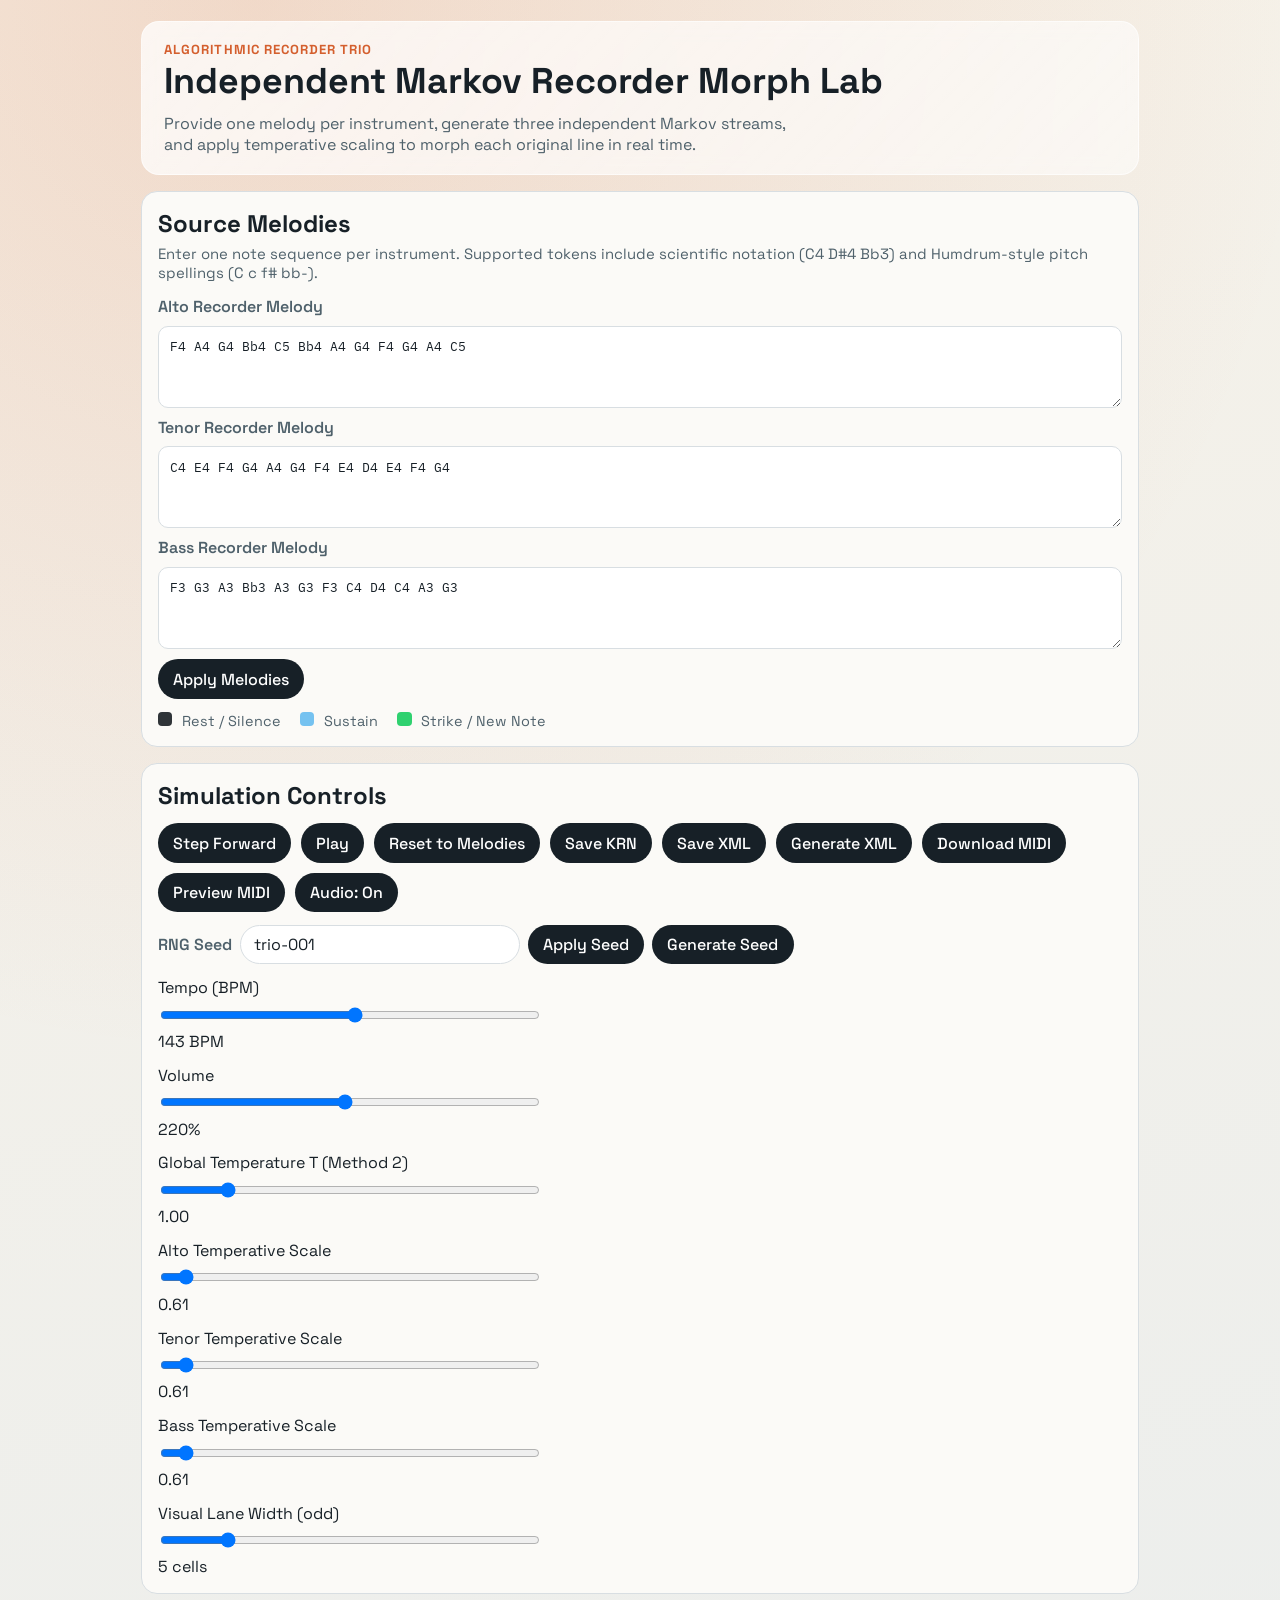
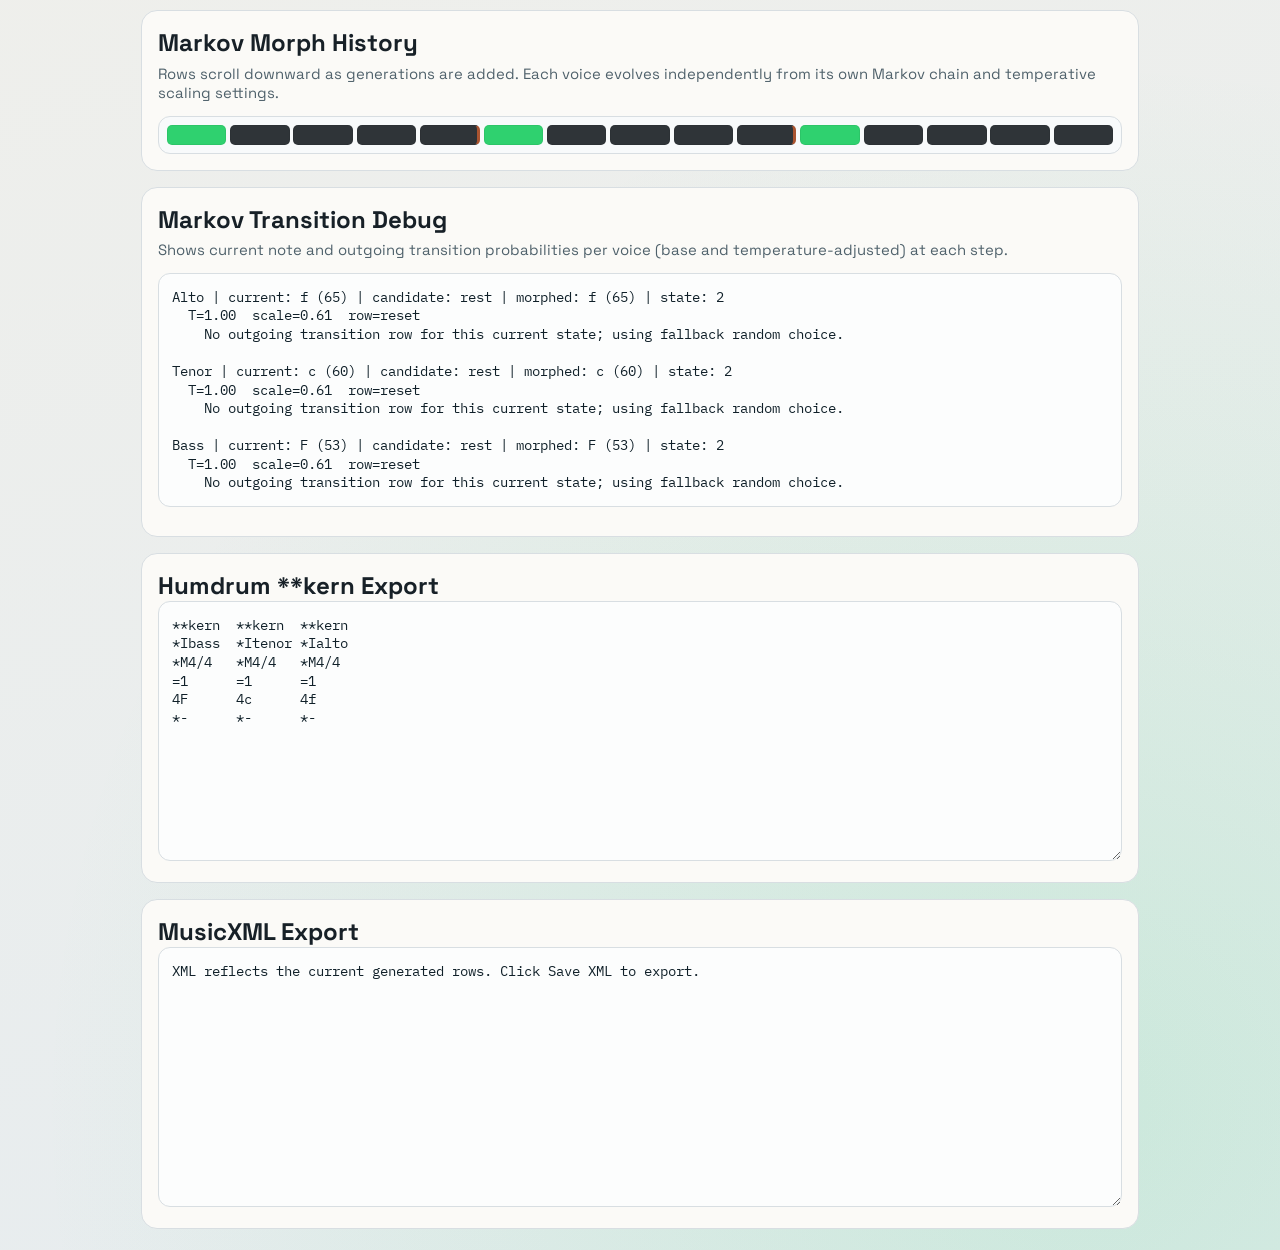
<file: index.html>
<!doctype html>
<html lang="en">
  <head>
    <meta charset="UTF-8" />
    <meta name="viewport" content="width=device-width, initial-scale=1.0" />
    <title>Recorder Trio Markov Morph Lab</title>
    <link rel="preconnect" href="https://fonts.googleapis.com" />
    <link rel="preconnect" href="https://fonts.gstatic.com" crossorigin />
    <link
      href="https://fonts.googleapis.com/css2?family=Space+Grotesk:wght@400;500;700&family=IBM+Plex+Mono:wght@400;600&display=swap"
      rel="stylesheet"
    />
    <link rel="stylesheet" href="style.css" />
  </head>
  <body>
    <main class="app-shell">
      <header class="hero">
        <p class="eyebrow">Algorithmic Recorder Trio</p>
        <h1>Independent Markov Recorder Morph Lab</h1>
        <p class="lede">
          Provide one melody per instrument, generate three independent Markov streams, and apply temperative scaling to morph each original line in real time.
        </p>
      </header>

      <section class="panel" aria-labelledby="seed-heading">
        <h2 id="seed-heading">Source Melodies</h2>
        <p class="helper">Enter one note sequence per instrument. Supported tokens include scientific notation (C4 D#4 Bb3) and Humdrum-style pitch spellings (C c f# bb-).</p>
        <div class="melody-grid" role="group" aria-label="Source melodies per recorder">
          <label for="alto-melody-input">Alto Recorder Melody</label>
          <textarea id="alto-melody-input" spellcheck="false">F4 A4 G4 Bb4 C5 Bb4 A4 G4 F4 G4 A4 C5</textarea>

          <label for="tenor-melody-input">Tenor Recorder Melody</label>
          <textarea id="tenor-melody-input" spellcheck="false">C4 E4 F4 G4 A4 G4 F4 E4 D4 E4 F4 G4</textarea>

          <label for="bass-melody-input">Bass Recorder Melody</label>
          <textarea id="bass-melody-input" spellcheck="false">F3 G3 A3 Bb3 A3 G3 F3 C4 D4 C4 A3 G3</textarea>
        </div>
        <div class="button-row compact">
          <button id="apply-melodies-btn" type="button">Apply Melodies</button>
        </div>
        <div class="legend">
          <div><span class="chip s0"></span> Rest / Silence</div>
          <div><span class="chip s1"></span> Sustain</div>
          <div><span class="chip s2"></span> Strike / New Note</div>
        </div>
      </section>

      <section class="panel controls" aria-labelledby="controls-heading">
        <h2 id="controls-heading">Simulation Controls</h2>
        <div class="button-row">
          <button id="step-btn" type="button">Step Forward</button>
          <button id="play-btn" type="button">Play</button>
          <button id="reset-btn" type="button">Reset to Melodies</button>
          <button id="kern-btn" type="button">Save KRN</button>
          <button id="xml-btn" type="button">Save XML</button>
          <button id="generate-xml-btn" type="button">Generate XML</button>
          <button id="midi-btn" type="button">Download MIDI</button>
          <button id="midi-preview-btn" type="button">Preview MIDI</button>
          <button id="audio-btn" type="button">Audio: On</button>
        </div>
        <div class="seed-controls">
          <label for="rng-seed-input">RNG Seed</label>
          <input id="rng-seed-input" type="text" value="trio-001" spellcheck="false" />
          <button id="rng-apply-btn" type="button">Apply Seed</button>
          <button id="rng-generate-btn" type="button">Generate Seed</button>
        </div>
        <label class="speed" for="speed-input">
          Tempo (BPM)
          <input id="speed-input" type="range" min="40" max="240" step="1" value="143" />
          <span id="speed-label">143 BPM</span>
        </label>
        <label class="speed" for="volume-input">
          Volume
          <input id="volume-input" type="range" min="50" max="400" step="5" value="220" />
          <span id="volume-label">220%</span>
        </label>
        <label class="speed" for="lambda-input">
          Global Temperature T (Method 2)
          <input id="lambda-input" type="range" min="0.2" max="5" step="0.05" value="1" />
          <span id="lambda-label">1.00</span>
        </label>
        <label class="speed" for="alto-lambda-input">
          Alto Temperative Scale
          <input id="alto-lambda-input" type="range" min="0" max="1" step="0.01" value="0.05" />
          <span id="alto-lambda-label">0.05</span>
        </label>
        <label class="speed" for="tenor-lambda-input">
          Tenor Temperative Scale
          <input id="tenor-lambda-input" type="range" min="0" max="1" step="0.01" value="0.05" />
          <span id="tenor-lambda-label">0.05</span>
        </label>
        <label class="speed" for="bass-lambda-input">
          Bass Temperative Scale
          <input id="bass-lambda-input" type="range" min="0" max="1" step="0.01" value="0.05" />
          <span id="bass-lambda-label">0.05</span>
        </label>
        <label class="speed" for="block-size-input">
          Visual Lane Width (odd)
          <input id="block-size-input" type="range" min="3" max="15" step="2" value="5" />
          <span id="block-size-label">5 cells</span>
        </label>
      </section>

      <section class="panel" aria-labelledby="history-heading">
        <h2 id="history-heading">Markov Morph History</h2>
        <p class="helper">Rows scroll downward as generations are added. Each voice evolves independently from its own Markov chain and temperative scaling settings.</p>
        <div id="history-grid" class="history-grid" aria-label="Markov history"></div>
      </section>

      <section class="panel" aria-labelledby="debug-heading">
        <h2 id="debug-heading">Markov Transition Debug</h2>
        <p class="helper">Shows current note and outgoing transition probabilities per voice (base and temperature-adjusted) at each step.</p>
        <pre id="markov-debug-output" aria-label="Markov transition debug output"></pre>
      </section>

      <section class="panel" aria-labelledby="export-heading">
        <h2 id="export-heading">Humdrum **kern Export</h2>
        <textarea id="kern-output" readonly spellcheck="false" aria-label="Generated Humdrum kern output"></textarea>
      </section>

      <section class="panel" aria-labelledby="xml-export-heading">
        <h2 id="xml-export-heading">MusicXML Export</h2>
        <textarea id="xml-output" readonly spellcheck="false" aria-label="Generated MusicXML output"></textarea>
      </section>
    </main>

    <script src="app.js"></script>
  </body>
</html>
</file>
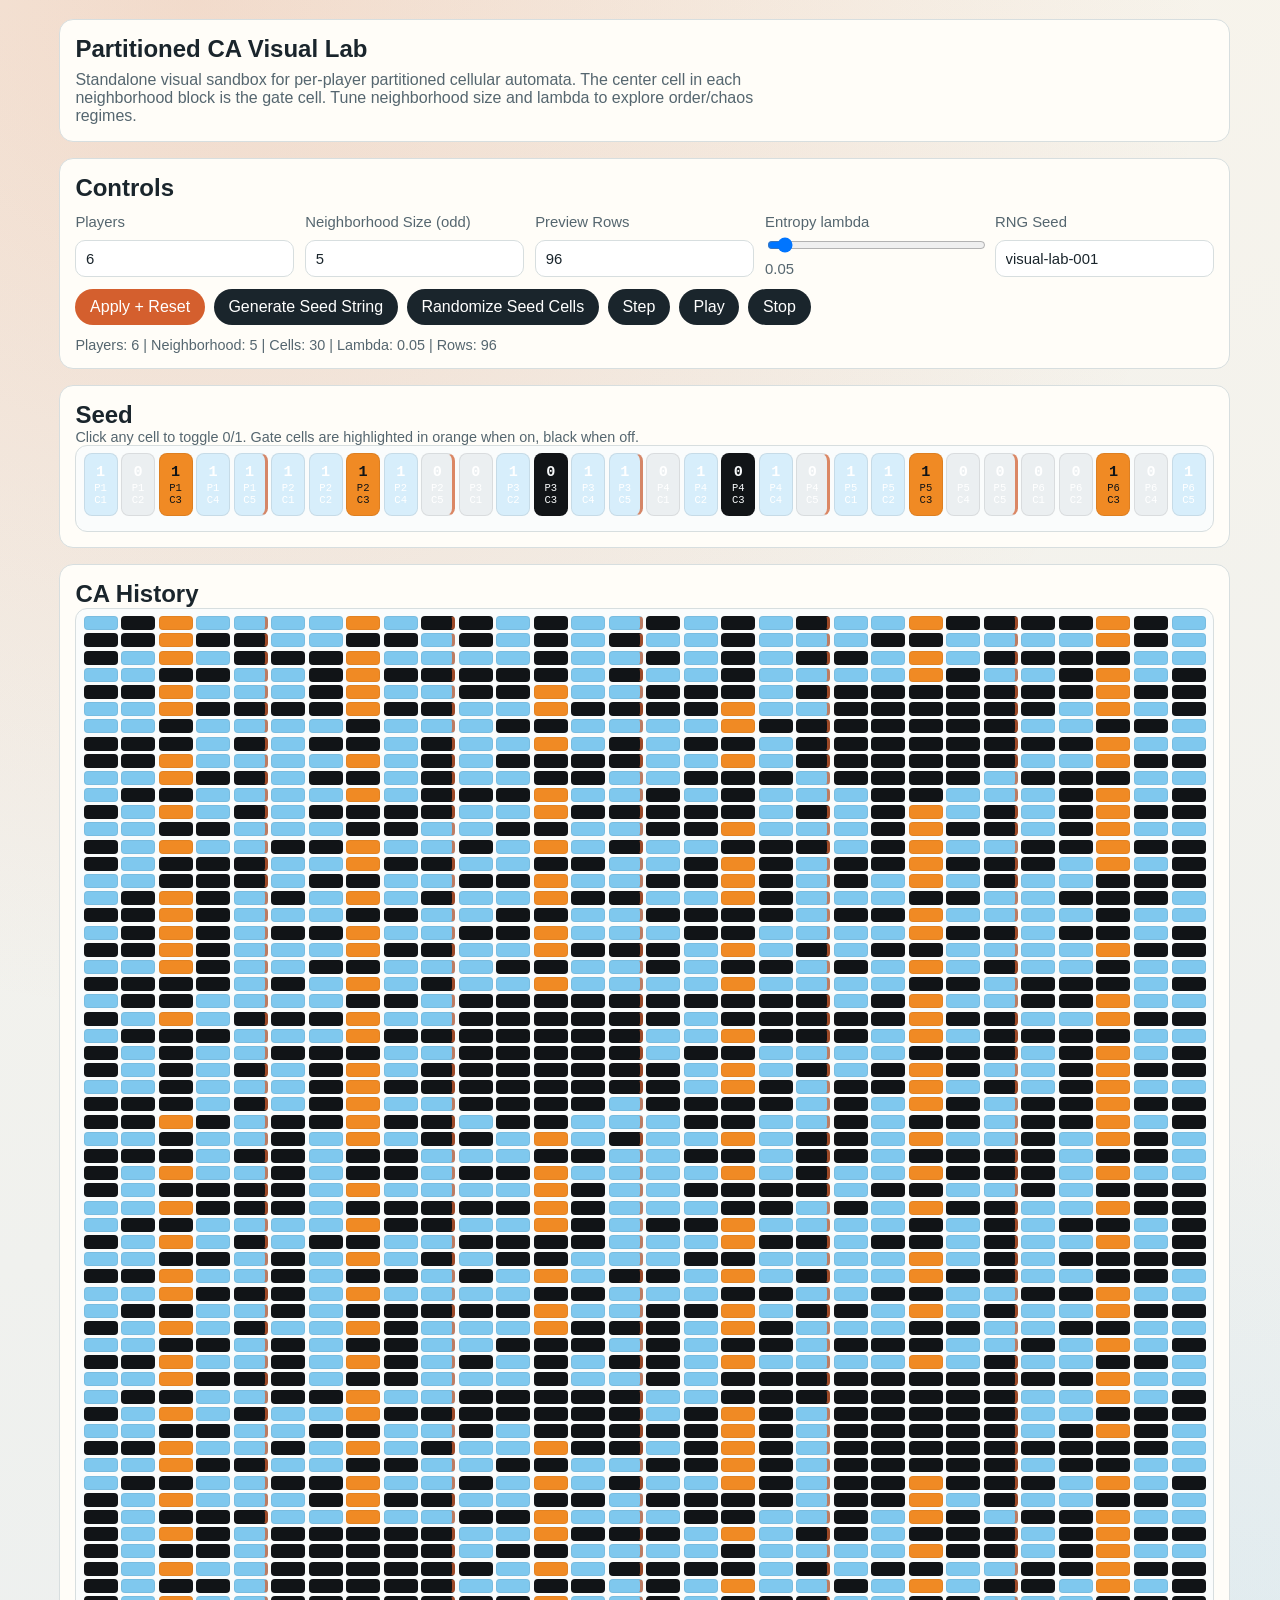
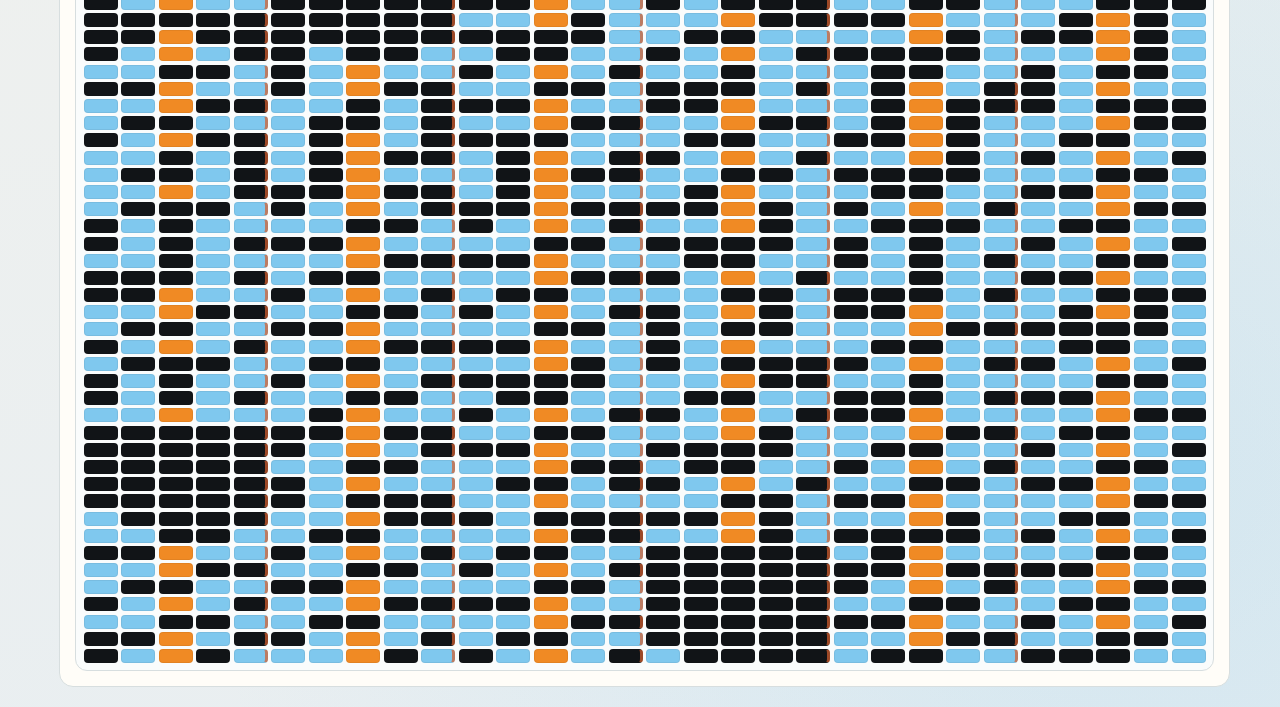
<file: ca_visual_lab.html>
<!doctype html>
<html lang="en">
  <head>
    <meta charset="UTF-8" />
    <meta name="viewport" content="width=device-width, initial-scale=1.0" />
    <title>CA Visual Lab</title>
    <style>
      :root {
        --bg: #f4efe5;
        --panel: #fffdf8;
        --ink: #1a252c;
        --muted: #55666f;
        --line: #d7dedf;
        --accent: #d45f2e;
        --off: #111417;
        --on: #7fc8ee;
        --gate-on: #f08a24;
      }

      * {
        box-sizing: border-box;
      }

      body {
        margin: 0;
        min-height: 100vh;
        font-family: "Space Grotesk", "Avenir Next", "Segoe UI", sans-serif;
        color: var(--ink);
        background:
          radial-gradient(circle at 15% 0%, rgba(212, 95, 46, 0.17), transparent 40%),
          radial-gradient(circle at 90% 90%, rgba(127, 200, 238, 0.2), transparent 40%),
          linear-gradient(170deg, #f8f4eb, #e8eef1);
      }

      main {
        max-width: 1200px;
        margin: 0 auto;
        padding: 1.2rem;
        display: grid;
        gap: 1rem;
      }

      .panel {
        background: var(--panel);
        border: 1px solid var(--line);
        border-radius: 14px;
        padding: 0.95rem;
      }

      h1,
      h2 {
        margin: 0;
      }

      .lede {
        margin: 0.5rem 0 0;
        color: var(--muted);
        max-width: 78ch;
      }

      .controls {
        display: grid;
        gap: 0.75rem;
      }

      .control-grid {
        display: grid;
        grid-template-columns: repeat(auto-fit, minmax(210px, 1fr));
        gap: 0.7rem;
      }

      label {
        display: grid;
        gap: 0.35rem;
        font-size: 0.93rem;
        color: var(--muted);
      }

      input,
      select,
      button {
        font: inherit;
      }

      input[type="number"],
      input[type="text"] {
        border: 1px solid var(--line);
        border-radius: 10px;
        padding: 0.42rem 0.6rem;
        color: var(--ink);
        background: #fff;
      }

      input[type="range"] {
        width: 100%;
      }

      .button-row {
        display: flex;
        flex-wrap: wrap;
        gap: 0.55rem;
      }

      button {
        border: 0;
        border-radius: 999px;
        background: var(--ink);
        color: #fff;
        padding: 0.55rem 0.92rem;
        cursor: pointer;
      }

      button:hover {
        filter: brightness(1.08);
      }

      button.accent {
        background: var(--accent);
      }

      .meta {
        margin: 0;
        font-size: 0.9rem;
        color: var(--muted);
      }

      .grid-wrap {
        overflow: auto;
        border: 1px solid var(--line);
        border-radius: 12px;
        background: #fafcfc;
        padding: 0.45rem;
      }

      .seed-grid,
      .history-row {
        display: grid;
        gap: 0.22rem;
      }

      .seed-grid {
        margin-bottom: 0.45rem;
      }

      .seed-cell {
        min-height: 52px;
        border: 1px solid rgba(0, 0, 0, 0.08);
        border-radius: 8px;
        display: grid;
        place-content: center;
        gap: 0.1rem;
        user-select: none;
        cursor: pointer;
        font-family: "IBM Plex Mono", "Menlo", monospace;
      }

      .seed-cell strong {
        font-size: 0.95rem;
      }

      .seed-cell small {
        font-size: 0.66rem;
      }

      .seed-cell.s0 {
        background: #ebeff1;
      }

      .seed-cell.s1 {
        background: #d7eefb;
      }

      .seed-cell.is-gate.s0 {
        background: #111417;
        color: #f8fafb;
      }

      .seed-cell.is-gate.s1 {
        background: var(--gate-on);
        color: #111417;
      }

      .seed-cell.block-divider,
      .history-cell.block-divider {
        border-right: 3px solid rgba(212, 95, 46, 0.72);
      }

      .history-grid {
        display: grid;
        gap: 0.2rem;
      }

      .history-cell {
        height: 14px;
        border-radius: 4px;
        border: 1px solid rgba(0, 0, 0, 0.06);
      }

      .history-cell.s0 {
        background: var(--off);
      }

      .history-cell.s1 {
        background: var(--on);
      }

      .history-cell.is-gate.s0 {
        background: #111417;
      }

      .history-cell.is-gate.s1 {
        background: var(--gate-on);
      }
    </style>
  </head>
  <body>
    <main>
      <section class="panel">
        <h1>Partitioned CA Visual Lab</h1>
        <p class="lede">
          Standalone visual sandbox for per-player partitioned cellular automata. The center cell in each neighborhood block is the gate cell.
          Tune neighborhood size and lambda to explore order/chaos regimes.
        </p>
      </section>

      <section class="panel controls">
        <h2>Controls</h2>
        <div class="control-grid">
          <label>
            Players
            <input id="players-input" type="number" min="1" max="24" step="1" value="6" />
          </label>
          <label>
            Neighborhood Size (odd)
            <input id="block-size-input" type="number" min="3" max="21" step="2" value="5" />
          </label>
          <label>
            Preview Rows
            <input id="rows-input" type="number" min="8" max="220" step="1" value="96" />
          </label>
          <label>
            Entropy lambda
            <input id="lambda-input" type="range" min="0" max="1" step="0.01" value="0.05" />
            <span id="lambda-label">0.05</span>
          </label>
          <label>
            RNG Seed
            <input id="rng-seed-input" type="text" value="visual-lab-001" spellcheck="false" />
          </label>
        </div>
        <div class="button-row">
          <button id="apply-btn" class="accent" type="button">Apply + Reset</button>
          <button id="random-seed-btn" type="button">Generate Seed String</button>
          <button id="randomize-seed-btn" type="button">Randomize Seed Cells</button>
          <button id="step-btn" type="button">Step</button>
          <button id="play-btn" type="button">Play</button>
          <button id="stop-btn" type="button">Stop</button>
        </div>
        <p id="meta" class="meta"></p>
      </section>

      <section class="panel">
        <h2>Seed</h2>
        <p class="meta">Click any cell to toggle 0/1. Gate cells are highlighted in orange when on, black when off.</p>
        <div class="grid-wrap">
          <div id="seed-grid" class="seed-grid"></div>
        </div>
      </section>

      <section class="panel">
        <h2>CA History</h2>
        <div class="grid-wrap">
          <div id="history-grid" class="history-grid"></div>
        </div>
      </section>
    </main>

    <script>
      const playersInput = document.getElementById("players-input");
      const blockSizeInput = document.getElementById("block-size-input");
      const rowsInput = document.getElementById("rows-input");
      const lambdaInput = document.getElementById("lambda-input");
      const lambdaLabel = document.getElementById("lambda-label");
      const rngSeedInput = document.getElementById("rng-seed-input");
      const applyBtn = document.getElementById("apply-btn");
      const randomSeedBtn = document.getElementById("random-seed-btn");
      const randomizeSeedBtn = document.getElementById("randomize-seed-btn");
      const stepBtn = document.getElementById("step-btn");
      const playBtn = document.getElementById("play-btn");
      const stopBtn = document.getElementById("stop-btn");
      const seedGridEl = document.getElementById("seed-grid");
      const historyGridEl = document.getElementById("history-grid");
      const metaEl = document.getElementById("meta");

      let playTimer = null;
      let state = {
        players: 6,
        blockSize: 5,
        rows: 96,
        lambda: 0.05,
        seedText: "visual-lab-001",
        seedCells: [],
        currentRow: [],
        history: [],
      };

      function hashSeed(text) {
        let h = 1779033703 ^ text.length;
        for (let i = 0; i < text.length; i += 1) {
          h = Math.imul(h ^ text.charCodeAt(i), 3432918353);
          h = (h << 13) | (h >>> 19);
        }
        h = Math.imul(h ^ (h >>> 16), 2246822507);
        h = Math.imul(h ^ (h >>> 13), 3266489909);
        h ^= h >>> 16;
        return h >>> 0;
      }

      function createSeededRandom(seedText) {
        let s = hashSeed(seedText);
        return function rnd() {
          s = (s + 0x6d2b79f5) >>> 0;
          let t = s;
          t = Math.imul(t ^ (t >>> 15), t | 1);
          t ^= t + Math.imul(t ^ (t >>> 7), t | 61);
          return ((t ^ (t >>> 14)) >>> 0) / 4294967296;
        };
      }

      function totalCells() {
        return state.players * state.blockSize;
      }

      function gateOffset() {
        return Math.floor(state.blockSize / 2);
      }

      function rule30(left, center, right) {
        return (left ^ (center | right)) & 1;
      }

      function nextRow(row, rand) {
        const next = new Array(totalCells()).fill(0);
        for (let p = 0; p < state.players; p += 1) {
          const start = p * state.blockSize;
          for (let i = 0; i < state.blockSize; i += 1) {
            const idx = start + i;
            const leftIdx = start + ((i - 1 + state.blockSize) % state.blockSize);
            const rightIdx = start + ((i + 1) % state.blockSize);
            let v = rule30(row[leftIdx], row[idx], row[rightIdx]);
            if (rand() < state.lambda) {
              v = v === 1 ? 0 : 1;
            }
            next[idx] = v;
          }
        }
        return next;
      }

      function normalizeConfig() {
        const players = Math.max(1, Math.min(24, Number(playersInput.value) || 6));
        let blockSize = Math.max(3, Math.min(21, Number(blockSizeInput.value) || 5));
        if (blockSize % 2 === 0) {
          blockSize += 1;
        }
        const rows = Math.max(8, Math.min(220, Number(rowsInput.value) || 96));
        const lambda = Math.max(0, Math.min(1, Number(lambdaInput.value) || 0));

        state.players = players;
        state.blockSize = blockSize;
        state.rows = rows;
        state.lambda = lambda;
        state.seedText = String(rngSeedInput.value || "visual-lab-001").trim() || "visual-lab-001";

        playersInput.value = String(players);
        blockSizeInput.value = String(blockSize);
        rowsInput.value = String(rows);
        lambdaInput.value = String(lambda);
        lambdaLabel.textContent = lambda.toFixed(2);
        rngSeedInput.value = state.seedText;
      }

      function makeGeneratedSeed() {
        return `visual-${Date.now().toString(36)}-${Math.floor(Math.random() * 1e6).toString(36)}`;
      }

      function createSeedCells() {
        const rand = createSeededRandom(`${state.seedText}:seedcells`);
        const cells = [];
        for (let i = 0; i < totalCells(); i += 1) {
          cells.push(rand() < 0.45 ? 1 : 0);
        }
        return cells;
      }

      function resetFromCurrentSeed() {
        state.currentRow = [...state.seedCells];
        state.history = [[...state.currentRow]];
      }

      function rebuildHistory() {
        const rand = createSeededRandom(`${state.seedText}:history`);
        state.history = [[...state.seedCells]];
        let row = [...state.seedCells];
        for (let i = 1; i < state.rows; i += 1) {
          row = nextRow(row, rand);
          state.history.push([...row]);
        }
        state.currentRow = [...state.history[state.history.length - 1]];
      }

      function toggleSeedCell(index) {
        state.seedCells[index] = state.seedCells[index] === 1 ? 0 : 1;
        rebuildHistory();
        renderAll();
      }

      function renderSeedGrid() {
        seedGridEl.innerHTML = "";
        seedGridEl.style.gridTemplateColumns = `repeat(${totalCells()}, minmax(34px, 1fr))`;

        for (let i = 0; i < totalCells(); i += 1) {
          const cell = document.createElement("button");
          cell.type = "button";
          cell.className = `seed-cell s${state.seedCells[i]}`;
          const inBlock = i % state.blockSize;
          if (inBlock === gateOffset()) {
            cell.classList.add("is-gate");
          }
          if ((i + 1) % state.blockSize === 0 && i < totalCells() - 1) {
            cell.classList.add("block-divider");
          }
          cell.innerHTML = `<strong>${state.seedCells[i]}</strong><small>P${Math.floor(i / state.blockSize) + 1} C${inBlock + 1}</small>`;
          cell.addEventListener("click", () => toggleSeedCell(i));
          seedGridEl.appendChild(cell);
        }
      }

      function renderHistory() {
        historyGridEl.innerHTML = "";
        for (const row of state.history) {
          const rowEl = document.createElement("div");
          rowEl.className = "history-row";
          rowEl.style.gridTemplateColumns = `repeat(${totalCells()}, minmax(10px, 1fr))`;

          row.forEach((v) => {
            const i = rowEl.children.length;
            const cell = document.createElement("div");
            cell.className = `history-cell s${v}`;
            const inBlock = i % state.blockSize;
            if (inBlock === gateOffset()) {
              cell.classList.add("is-gate");
            }
            if ((i + 1) % state.blockSize === 0 && i < totalCells() - 1) {
              cell.classList.add("block-divider");
            }
            rowEl.appendChild(cell);
          });

          historyGridEl.appendChild(rowEl);
        }
      }

      function renderMeta() {
        metaEl.textContent = `Players: ${state.players} | Neighborhood: ${state.blockSize} | Cells: ${totalCells()} | Lambda: ${state.lambda.toFixed(2)} | Rows: ${state.rows}`;
      }

      function renderAll() {
        renderSeedGrid();
        renderHistory();
        renderMeta();
      }

      function stepForward() {
        const rand = createSeededRandom(`${state.seedText}:manual-step:${Date.now()}`);
        state.currentRow = nextRow(state.currentRow, rand);
        state.history.push([...state.currentRow]);
        if (state.history.length > state.rows) {
          state.history = state.history.slice(-state.rows);
        }
        renderHistory();
      }

      function startPlay() {
        if (playTimer !== null) {
          return;
        }
        playTimer = window.setInterval(stepForward, 130);
      }

      function stopPlay() {
        if (playTimer !== null) {
          window.clearInterval(playTimer);
          playTimer = null;
        }
      }

      function applyAndReset() {
        stopPlay();
        normalizeConfig();
        if (state.seedCells.length !== totalCells()) {
          state.seedCells = createSeedCells();
        }
        resetFromCurrentSeed();
        rebuildHistory();
        renderAll();
      }

      function randomizeSeedCells() {
        stopPlay();
        normalizeConfig();
        state.seedCells = createSeedCells();
        resetFromCurrentSeed();
        rebuildHistory();
        renderAll();
      }

      applyBtn.addEventListener("click", applyAndReset);
      randomSeedBtn.addEventListener("click", () => {
        rngSeedInput.value = makeGeneratedSeed();
        applyAndReset();
      });
      randomizeSeedBtn.addEventListener("click", randomizeSeedCells);

      stepBtn.addEventListener("click", () => {
        stopPlay();
        stepForward();
      });

      playBtn.addEventListener("click", startPlay);
      stopBtn.addEventListener("click", stopPlay);

      lambdaInput.addEventListener("input", () => {
        const liveLambda = Math.max(0, Math.min(1, Number(lambdaInput.value) || 0));
        state.lambda = liveLambda;
        lambdaLabel.textContent = liveLambda.toFixed(2);
        renderMeta();
      });

      normalizeConfig();
      state.seedCells = createSeedCells();
      resetFromCurrentSeed();
      rebuildHistory();
      renderAll();
    </script>
  </body>
</html>
</file>
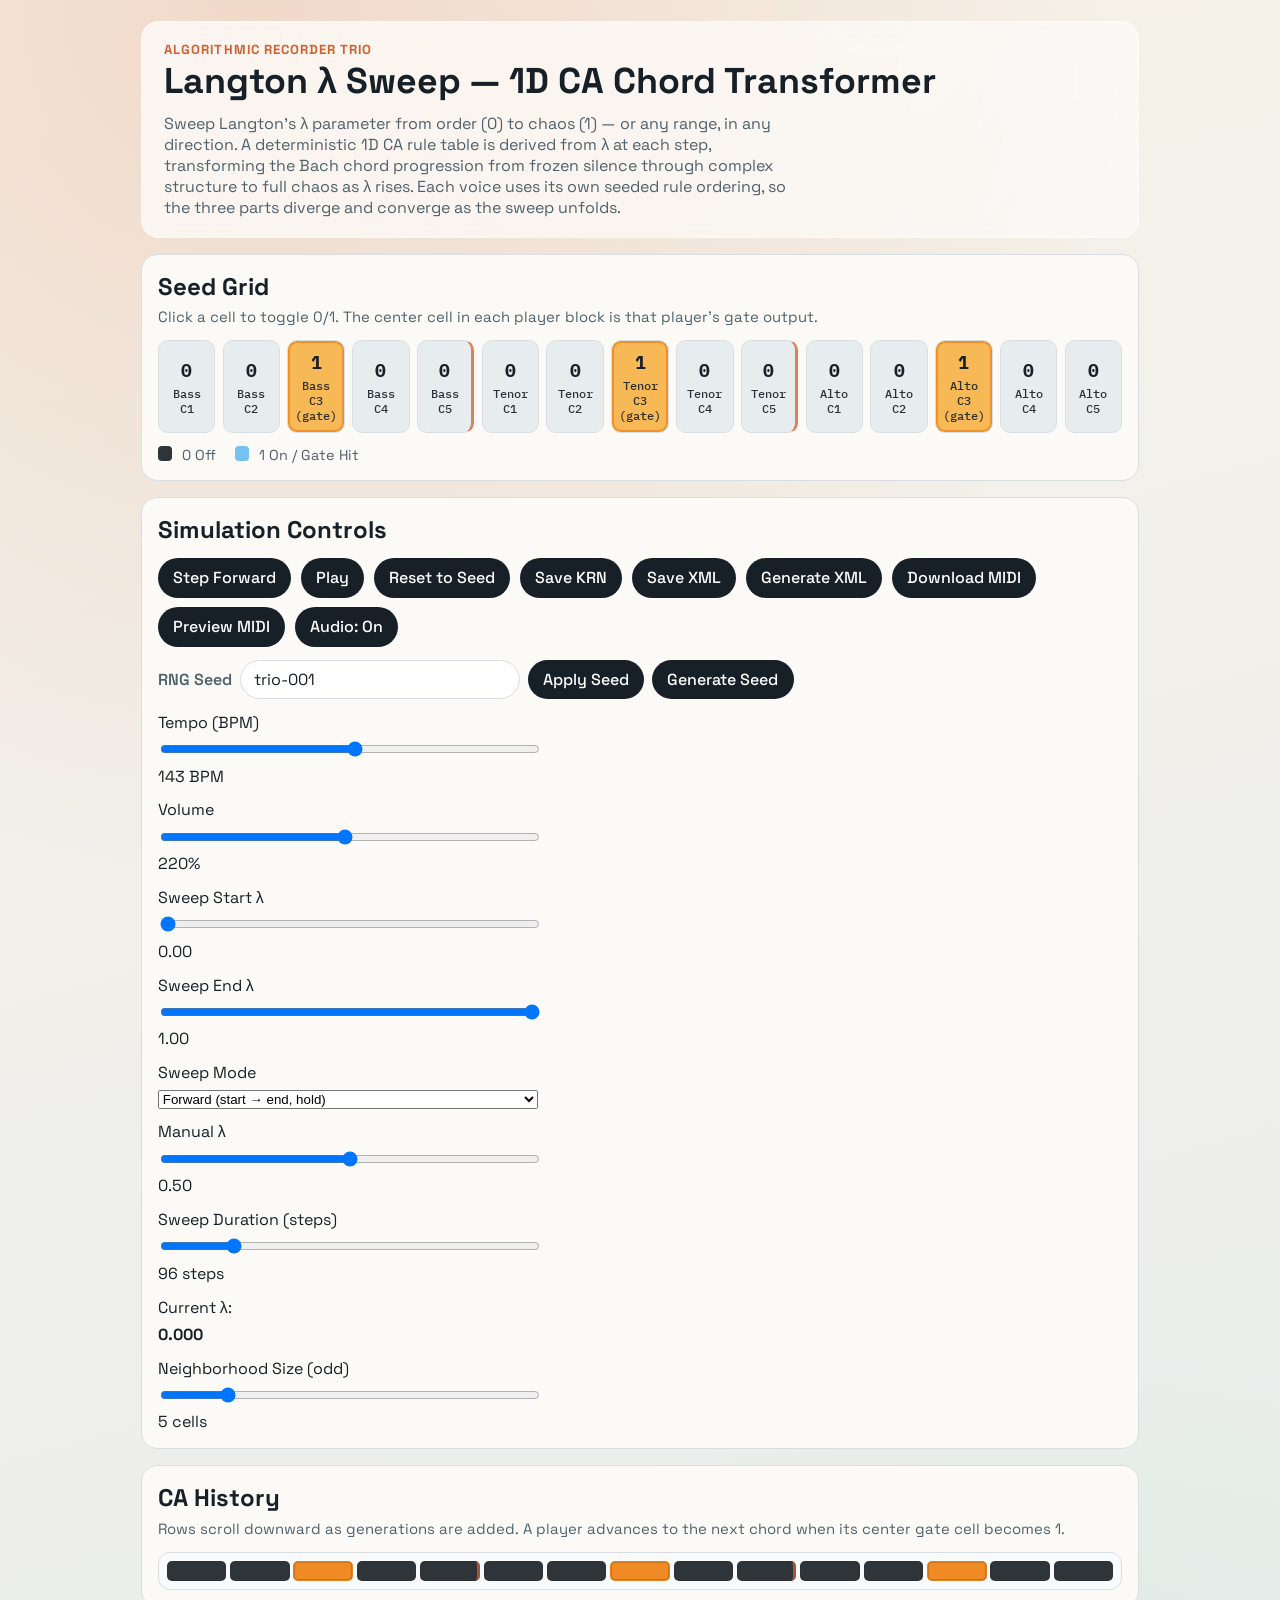
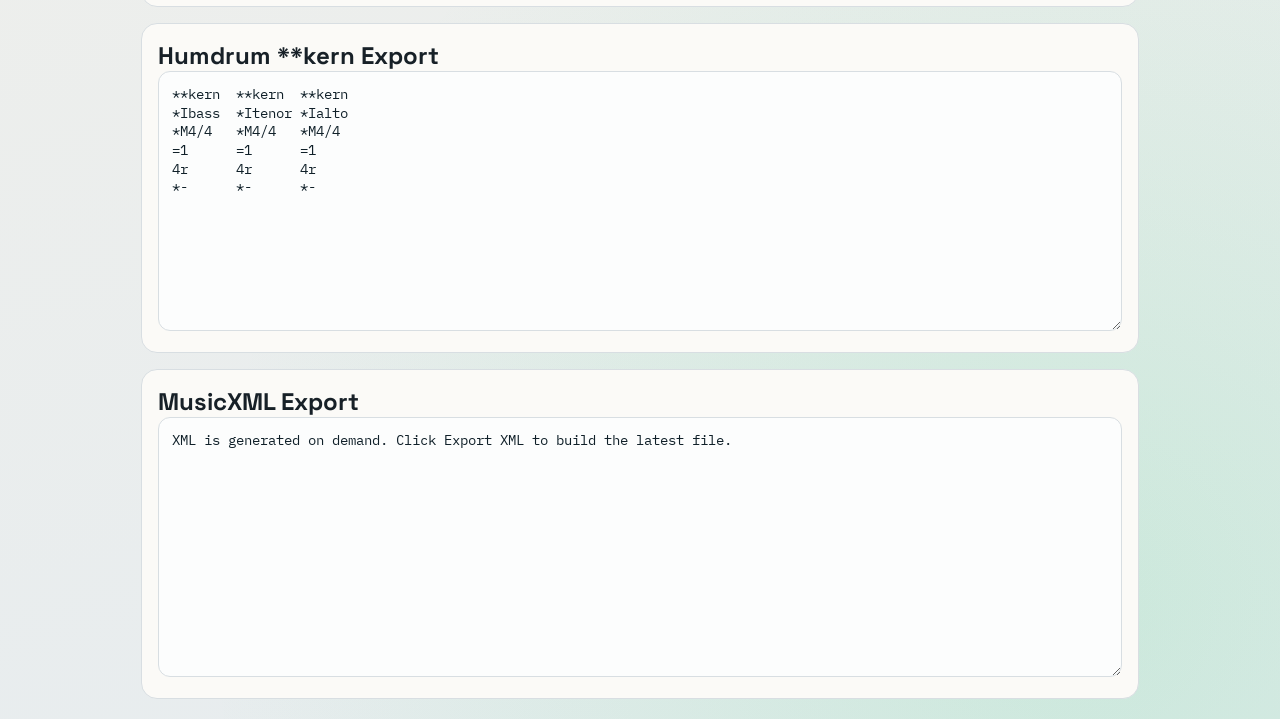
<file: langton_sweep.html>
<!doctype html>
<html lang="en">
  <head>
    <meta charset="UTF-8" />
    <meta name="viewport" content="width=device-width, initial-scale=1.0" />
    <title>Langton λ Sweep — Recorder Trio CA</title>
    <link rel="preconnect" href="https://fonts.googleapis.com" />
    <link rel="preconnect" href="https://fonts.gstatic.com" crossorigin />
    <link
      href="https://fonts.googleapis.com/css2?family=Space+Grotesk:wght@400;500;700&family=IBM+Plex+Mono:wght@400;600&display=swap"
      rel="stylesheet"
    />
    <link rel="stylesheet" href="style.css" />
  </head>
  <body>
    <main class="app-shell">
      <header class="hero">
        <p class="eyebrow">Algorithmic Recorder Trio</p>
        <h1>Langton λ Sweep — 1D CA Chord Transformer</h1>
        <p class="lede">
          Sweep Langton's λ parameter from order (0) to chaos (1) — or any range, in any direction.
          A deterministic 1D CA rule table is derived from λ at each step, transforming the Bach chord
          progression from frozen silence through complex structure to full chaos as λ rises.
          Each voice uses its own seeded rule ordering, so the three parts diverge and converge
          as the sweep unfolds.
        </p>
      </header>

      <section class="panel" aria-labelledby="seed-heading">
        <h2 id="seed-heading">Seed Grid</h2>
        <p class="helper">Click a cell to toggle 0/1. The center cell in each player block is that player's gate output.</p>
        <div id="seed-grid" class="seed-grid" role="grid" aria-label="Initial 15-cell seed"></div>
        <div class="legend">
          <div><span class="chip s0"></span> 0 Off</div>
          <div><span class="chip s1"></span> 1 On / Gate Hit</div>
        </div>
      </section>

      <section class="panel controls" aria-labelledby="controls-heading">
        <h2 id="controls-heading">Simulation Controls</h2>
        <div class="button-row">
          <button id="step-btn" type="button">Step Forward</button>
          <button id="play-btn" type="button">Play</button>
          <button id="reset-btn" type="button">Reset to Seed</button>
          <button id="kern-btn" type="button">Save KRN</button>
          <button id="xml-btn" type="button">Save XML</button>
          <button id="generate-xml-btn" type="button">Generate XML</button>
          <button id="midi-btn" type="button">Download MIDI</button>
          <button id="midi-preview-btn" type="button">Preview MIDI</button>
          <button id="audio-btn" type="button">Audio: On</button>
        </div>
        <div class="seed-controls">
          <label for="rng-seed-input">RNG Seed</label>
          <input id="rng-seed-input" type="text" value="trio-001" spellcheck="false" />
          <button id="rng-apply-btn" type="button">Apply Seed</button>
          <button id="rng-generate-btn" type="button">Generate Seed</button>
        </div>
        <label class="speed" for="speed-input">
          Tempo (BPM)
          <input id="speed-input" type="range" min="40" max="240" step="1" value="143" />
          <span id="speed-label">143 BPM</span>
        </label>
        <label class="speed" for="volume-input">
          Volume
          <input id="volume-input" type="range" min="50" max="400" step="5" value="220" />
          <span id="volume-label">220%</span>
        </label>
        <label class="speed" for="sweep-start-input">
          Sweep Start λ
          <input id="sweep-start-input" type="range" min="0" max="1" step="0.01" value="0" />
          <span id="sweep-start-label">0.00</span>
        </label>
        <label class="speed" for="sweep-end-input">
          Sweep End λ
          <input id="sweep-end-input" type="range" min="0" max="1" step="0.01" value="1" />
          <span id="sweep-end-label">1.00</span>
        </label>
        <label class="speed" for="sweep-mode-select">
          Sweep Mode
          <select id="sweep-mode-select">
            <option value="forward">Forward (start → end, hold)</option>
            <option value="reverse">Reverse (end → start, hold)</option>
            <option value="bounce">Bounce (start ↔ end, repeat)</option>
            <option value="loop">Loop (start → end, reset)</option>
            <option value="manual">Manual (fixed λ)</option>
          </select>
        </label>
        <label class="speed" for="manual-lambda-input">
          Manual λ
          <input id="manual-lambda-input" type="range" min="0" max="1" step="0.01" value="0.50" />
          <span id="manual-lambda-label">0.50</span>
        </label>
        <label class="speed" for="sweep-duration-input">
          Sweep Duration (steps)
          <input id="sweep-duration-input" type="range" min="4" max="512" step="4" value="96" />
          <span id="sweep-duration-label">96 steps</span>
        </label>
        <div class="speed">
          Current λ: <strong id="current-lambda-display">0.000</strong>
        </div>
        <label class="speed" for="block-size-input">
          Neighborhood Size (odd)
          <input id="block-size-input" type="range" min="3" max="15" step="2" value="5" />
          <span id="block-size-label">5 cells</span>
        </label>
      </section>

      <section class="panel" aria-labelledby="history-heading">
        <h2 id="history-heading">CA History</h2>
        <p class="helper">Rows scroll downward as generations are added. A player advances to the next chord when its center gate cell becomes 1.</p>
        <div id="history-grid" class="history-grid" aria-label="Cellular automaton history"></div>
      </section>

      <section class="panel" aria-labelledby="export-heading">
        <h2 id="export-heading">Humdrum **kern Export</h2>
        <textarea id="kern-output" readonly spellcheck="false" aria-label="Generated Humdrum kern output"></textarea>
      </section>

      <section class="panel" aria-labelledby="xml-export-heading">
        <h2 id="xml-export-heading">MusicXML Export</h2>
        <textarea id="xml-output" readonly spellcheck="false" aria-label="Generated MusicXML output"></textarea>
      </section>
    </main>

    <script src="langton_sweep.js"></script>
  </body>
</html>
</file>
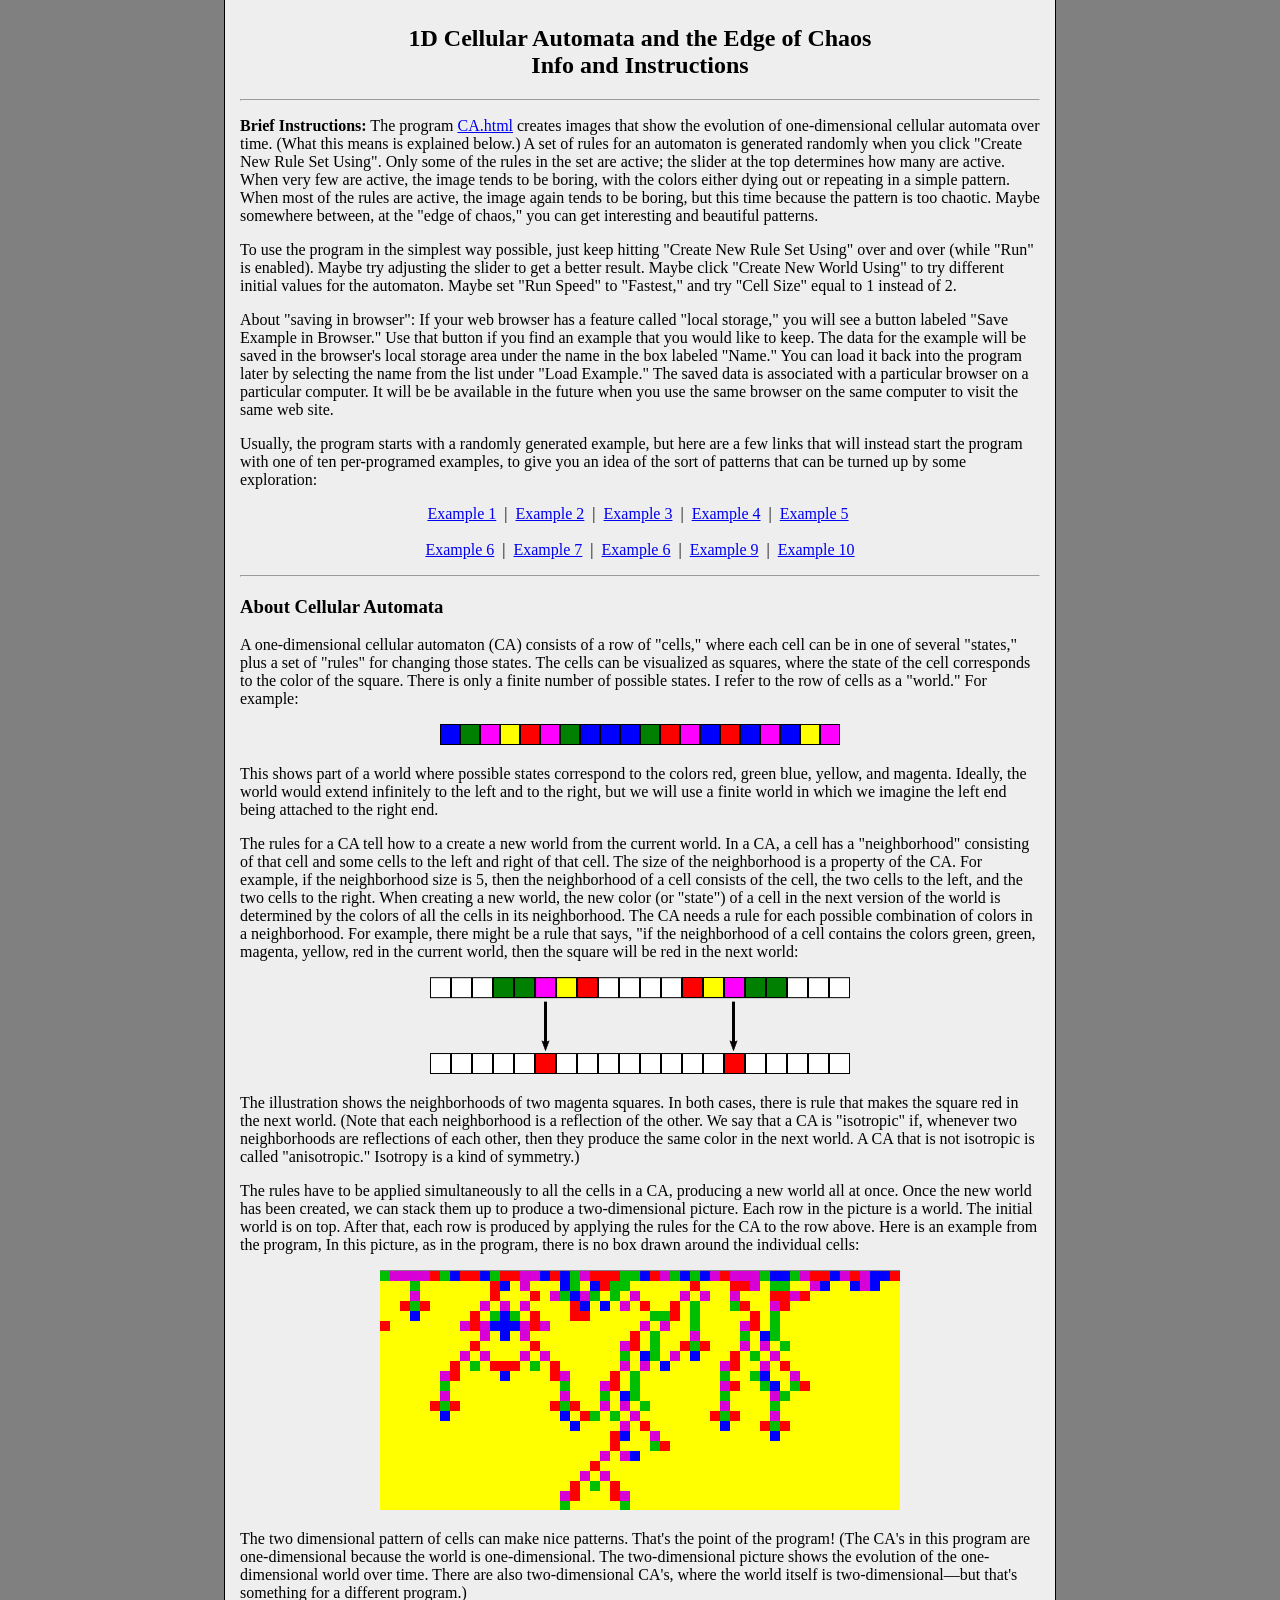
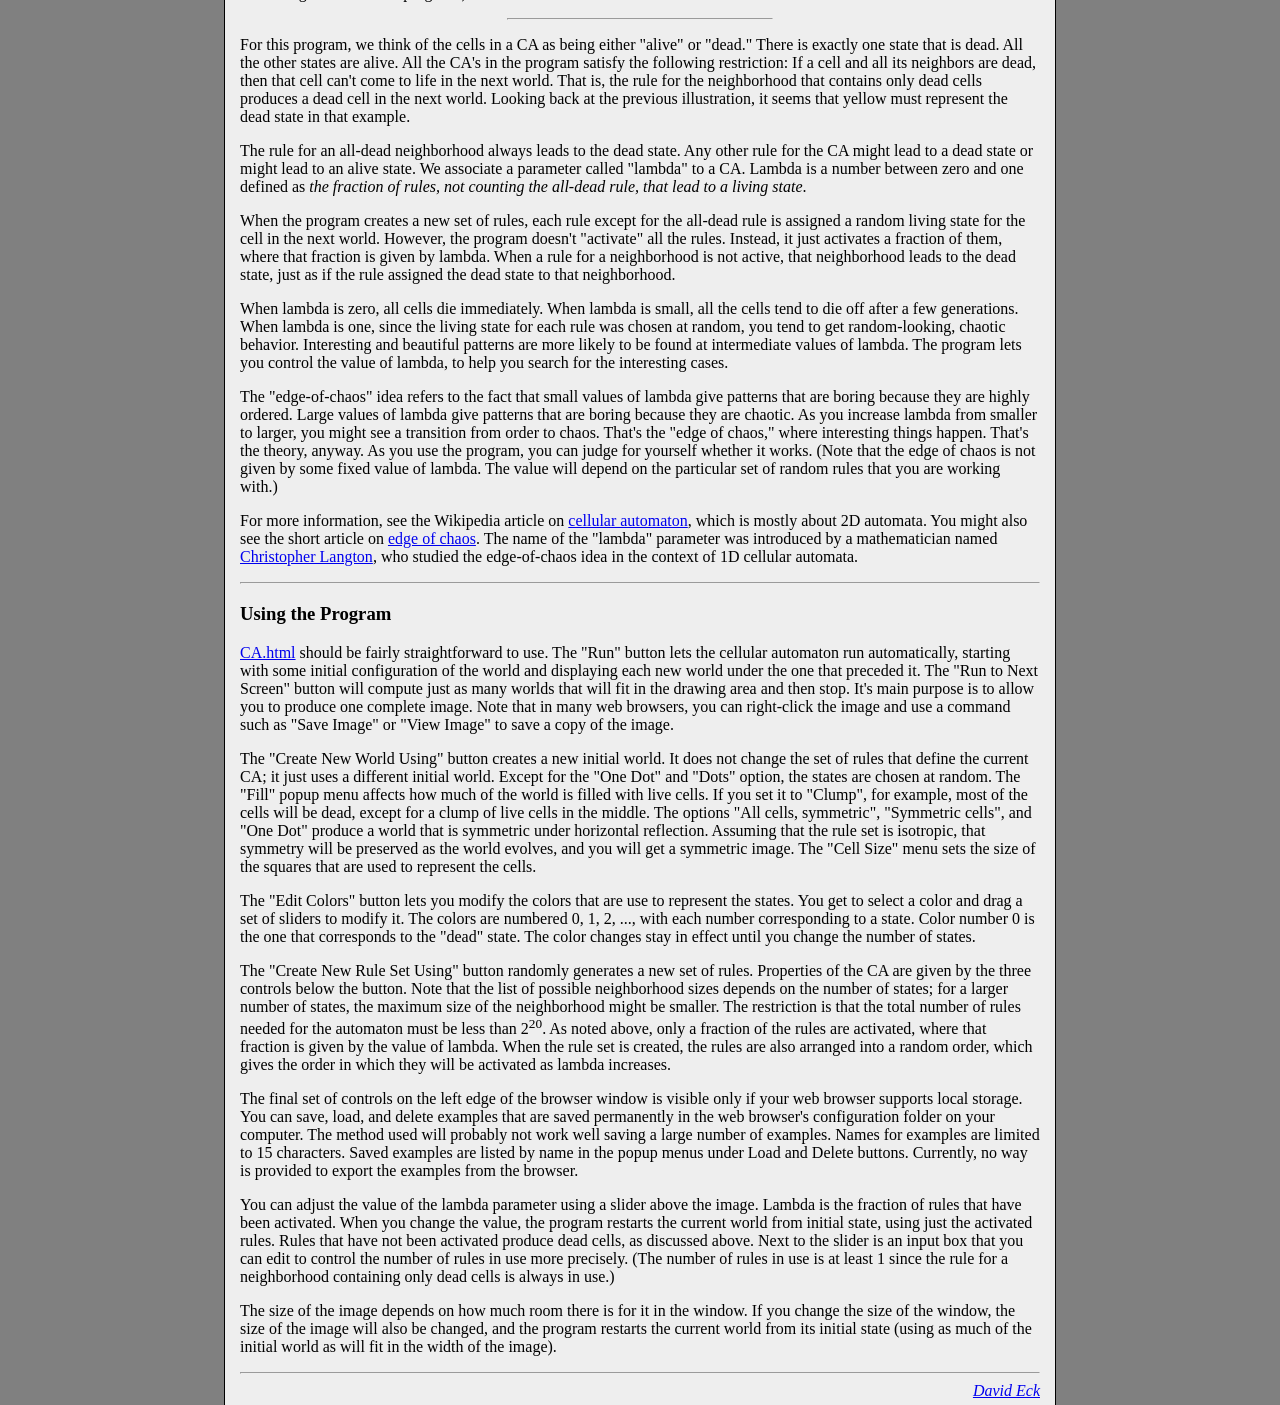
<file: ca_horizontal_lab/CA-info.html>
<!DOCTYPE html>

<html>
<head>
<meta charset="UTF-8">
<title>1D Cellular Automata Info</title>
<style>
   body {
      background-color: gray;
      margin-top: 0;
      margin-bottom: 0;
   }
   #content {
      max-width: 800px;
      margin: 0 auto;
      padding: 5px 15px;
      border-left: thin solid black;
      border-right: thin solid black;
      background-color: #EEEEEE;
   }
   h2 {
       text-align: center;
   }
</style>
</head>
<body>
<div id="content">

<h2>1D Cellular Automata and the Edge of Chaos<br>
Info and Instructions</h2>
<hr>
<p><b>Brief Instructions:</b>
The program <a href="CA.html">CA.html</a> creates images that show the evolution of
one-dimensional cellular automata over time.  (What this means is explained below.)
A set of rules for an automaton is generated randomly when you click "Create New
Rule Set Using".  Only some of the rules in the set are active; the slider at
the top determines how many are active.  When very few are active, the image
tends to be boring, with the colors either dying out or repeating in a simple
pattern.  When most of the rules are active, the image again tends to be boring,
but this time because the pattern is too chaotic.  Maybe somewhere between,
at the "edge of chaos," you can get interesting and beautiful patterns.</p>

<p>To use the program in the simplest way possible, just keep hitting
"Create New Rule Set Using" over and over (while "Run" is enabled).
Maybe try adjusting the slider to get a better result.  Maybe click
"Create New World Using" to try different initial values for the automaton.
Maybe set "Run Speed" to "Fastest," and try "Cell Size" equal to 1 instead of&nbsp;2.</p>

<p>About "saving in browser":  If your web browser has a feature called
"local storage," you will see a button labeled "Save Example in Browser."
Use that button if you find an example that you would like to keep.
The data for the example will be saved in the browser's local storage area
under the name in the box labeled "Name."  You can load it back into the program
later by selecting the name from the list under "Load Example."
The saved data is associated with a particular browser on a particular computer.
It will be be available in the future when you use the same browser on the
same computer to visit the same web site.</p>

<p>Usually, the program starts with a randomly generated example, but here are a few
links that will instead start the program with one of ten per-programed examples, to give
you an idea of the sort of patterns that can be turned up by some exploration:</p>

<p style="text-align:center">
    <a href="CA.html?ex=1">Example&nbsp;1</a>&nbsp;&nbsp;|&nbsp;
    <a href="CA.html?ex=2">Example&nbsp;2</a>&nbsp;&nbsp;|&nbsp;
    <a href="CA.html?ex=3">Example&nbsp;3</a>&nbsp;&nbsp;|&nbsp;
    <a href="CA.html?ex=4">Example&nbsp;4</a>&nbsp;&nbsp;|&nbsp;
    <a href="CA.html?ex=5">Example&nbsp;5</a>&nbsp;<br><br>
    <a href="CA.html?ex=6">Example&nbsp;6</a>&nbsp;&nbsp;|&nbsp;
    <a href="CA.html?ex=7">Example&nbsp;7</a>&nbsp;&nbsp;|&nbsp;
    <a href="CA.html?ex=8">Example&nbsp;6</a>&nbsp;&nbsp;|&nbsp;
    <a href="CA.html?ex=9">Example&nbsp;9</a>&nbsp;&nbsp;|&nbsp;
    <a href="CA.html?ex=10">Example&nbsp;10</a>

</p>

<hr>

<h3>About Cellular Automata</h3>

<p>A one-dimensional cellular automaton (CA) consists of a row of "cells," where each
cell can be in one of several "states," plus a set of "rules" for changing those states.
The cells can be visualized as squares, where the state of the cell corresponds to
the color of the square.  There is only a finite number of possible states.
I refer to the row of cells as a "world."  For example:</p>

<p style="text-align:center"><img src="row.png" width="400" height="21"</p>

<p>This shows part of a world where possible states correspond to the colors red, green
blue, yellow, and magenta. Ideally, the world would extend infinitely to the left and to
the right, but we will use a finite world in which we imagine the left end being attached
to the right end.</p>

<p>The rules for a CA tell how to a create a new world from the current world.  In a CA,
a cell has a "neighborhood" consisting of that cell and some cells to the left and right
of that cell.  The size of the neighborhood is a property of the CA.  For example, if
the neighborhood size is&nbsp;5, then the neighborhood of a cell consists of the
cell, the two cells to the left, and the two cells to the right.  When creating
a new world, the new color (or "state") of a cell in the next version of the world is determined by
the colors of all the cells in its neighborhood.  The CA needs a rule for each possible
combination of colors in a neighborhood.  For example, there might be a rule that
says, "if the neighborhood of a cell contains the colors green, green, magenta, yellow,
red in the current world, then the square will be red in the next world:</p>

<p style="text-align:center"><img src="newgen.png" width="420" height="97"</p>

<p>The illustration shows the neighborhoods of two magenta squares.  In both cases,
there is rule that makes the square red in the next world.  (Note that each neighborhood
is a reflection of the other.  We say that a CA is "isotropic" if, whenever two neighborhoods
are reflections of each other, then they produce the same color in the next world. A&nbsp;CA
that is not isotropic is called "anisotropic."  Isotropy is a kind of symmetry.)</p>

<p>The rules have to be applied simultaneously to all the cells in a CA, producing a
new world all at once.  Once the new world has been created, we can stack them up to
produce a two-dimensional picture.  Each row in the picture is a world.  The initial
world is on top.  After that, each row is produced by applying the rules for the CA
to the row above.  Here is an example from the program, In this picture, as in the program,
there is no box drawn around the individual cells:</p>

<p style="text-align:center"><img src="generations.png" width="520" height="240"</p>

<p>The two dimensional pattern of cells can make nice patterns.  That's the
point of the program!  (The CA's in this program are one-dimensional because the
world is one-dimensional.  The two-dimensional picture shows the evolution of the
one-dimensional world over time.  There are also two-dimensional CA's, where the
world itself is two-dimensional&mdash;but that's something for a different program.)</p>

<hr align="center" width="33%">

<p>For this program, we think of the cells in a CA as being either "alive" or "dead."
There is exactly one state that is dead.  All the other states are alive.  All the
CA's in the program satisfy the following restriction:  If a cell and all its neighbors
are dead, then that cell can't come to life in the next world.  That is, the rule for
the neighborhood that contains only dead cells produces a dead cell in the next world.
Looking back at the previous illustration, it seems that yellow must represent the
dead state in that example.</p>

<p>The rule for an all-dead neighborhood always leads to the dead state.  Any other
rule for the CA might lead to a dead state or might lead to an alive state.
We associate a parameter called "lambda" to a CA.  Lambda is a number
between zero and one defined as <i>the fraction of
rules, not counting the all-dead rule, that lead to a living state</i>.</p>

<p>When the program creates a new set of rules, each rule except for the
all-dead rule is assigned a random living state for the cell in the next world.
However, the program doesn't "activate" all the rules.  Instead, it just
activates a fraction of them, where that fraction is given by lambda.
When a rule for a neighborhood is not active, that neighborhood leads to the
dead state, just as if the rule assigned the dead state to that neighborhood.
</p>

<p>When lambda is zero, all cells die immediately.  When lambda is small, all the cells
tend to die off after a few generations.  When lambda is one, since the living
state for each rule was chosen at random, you tend to get random-looking, chaotic
behavior.  Interesting and beautiful patterns are more likely to be found at intermediate
values of lambda.  The program lets you control the value of lambda, to help you
search for the interesting cases.</p>

<p>The "edge-of-chaos" idea refers to the fact that small values of lambda give
patterns that are boring because they are highly ordered.  Large values of
lambda give patterns that are boring because they are chaotic.  As you increase
lambda from smaller to larger, you might see a transition from order to
chaos.  That's the "edge of chaos," where interesting things happen.  That's
the theory, anyway.  As you use the program, you can judge for yourself
whether it works.  (Note that the edge of chaos is not given by some fixed
value of lambda.  The value will depend on the particular set of random rules
that you are working with.)</p>

<p>For more information, see the Wikipedia article on
<a href="https://en.wikipedia.org/wiki/Cellular_automaton">cellular&nbsp;automaton</a>,
which is mostly about 2D automata.  You might also see the short article
on <a href="https://en.wikipedia.org/wiki/Edge_of_chaos">edge&nbsp;of&nbsp;chaos</a>.
The name of the "lambda" parameter was introduced by a mathematician named
<a href="https://en.wikipedia.org/wiki/Christopher_Langton">Christopher&nbsp;Langton</a>,
who studied the edge-of-chaos idea in the context of 1D cellular automata.</p>

<hr>

<h3>Using the Program</h3>

<p><a href="CA.html">CA.html</a> should be fairly straightforward to use.  The "Run" button
lets the cellular automaton run automatically, starting with some initial configuration of
the world and displaying each new world under the one that preceded it.  The "Run to Next Screen" button
will compute just as many worlds that will fit in the drawing area and then stop.  It's main
purpose is to allow you to produce one complete image.  Note that in many web browsers, you
can right-click the image and use a command such as "Save Image" or "View Image" to save
a copy of the image.</p>

<p>The "Create New World Using" button creates a new initial world.  It does not change
the set of rules that define the current CA; it just uses a different initial world.
Except for the "One Dot" and "Dots" option, the states are chosen at random.
The "Fill" popup menu affects how much of the world is filled with live cells.  If you set it to "Clump", for
example, most of the cells will be dead, except for a clump of live cells in the middle.
The options "All cells, symmetric", "Symmetric cells", and "One Dot" produce a world that
is symmetric under horizontal reflection.  Assuming that the rule set is isotropic, that
symmetry will be preserved as the world evolves, and you will get a symmetric image.
The "Cell Size" menu sets the size of the squares that are used to represent the cells.</p>

<p>The "Edit Colors" button lets you modify the colors that are use to represent the states.
You get to select a color and drag a set of sliders to modify it.  The colors are
numbered 0, 1, 2,&nbsp;..., with each number corresponding to a state.  Color number 0 is the
one that corresponds to the "dead" state.  The color changes stay in effect until you
change the number of states.</p>

<p>The "Create New Rule Set Using" button randomly generates a new set of rules.  Properties of the
CA are given by the three controls below the button.  Note that the list of possible neighborhood
sizes depends on the number of states; for a larger number of states, the maximum size of the
neighborhood might be smaller.  The restriction is that the total number of rules needed for
the automaton must be less than&nbsp;2<sup>20</sup>.
As noted above,
only a fraction of the rules are activated, where that fraction is given by the value of
lambda.  When the rule set is created, the rules are also arranged into a random order,
which gives the order in which they will be activated as lambda increases.</p>

<p>The final set of controls on the left edge of the browser window is visible only
if your web browser supports local storage.  You can save, load, and delete examples
that are saved permanently in the web browser's configuration folder on your computer.
The method used will probably not work well saving a large number of examples.  Names
for examples are limited to 15 characters.  Saved examples are listed by name in
the popup menus under Load and Delete buttons.  Currently, no way is provided to export
the examples from the browser.</p>

<p>You can adjust the value of the lambda parameter using a slider above the image.
Lambda is the fraction of rules that have been activated.  When you change the value,
the program restarts the current world from initial state, using just the activated
rules.  Rules that have not been activated produce dead cells, as discussed above.
Next to the slider is an input box that you can edit to control the number of rules in use
more precisely.  (The number of rules in use is at least 1 since the rule for a neighborhood
containing only dead cells is always in use.)</p>

<p>The size of the image depends on how much room there is for it in the window.
If you change the size of the window, the size of the image will also be changed,
and the program restarts the current world from its initial state (using as much
of the initial world as will fit in the width of the image).</p>

<hr>
<div align=right><a href="http://math.hws.edu/eck/index.html"><i>David Eck</i></a></div>
</div>
</body>
</html>
</file>
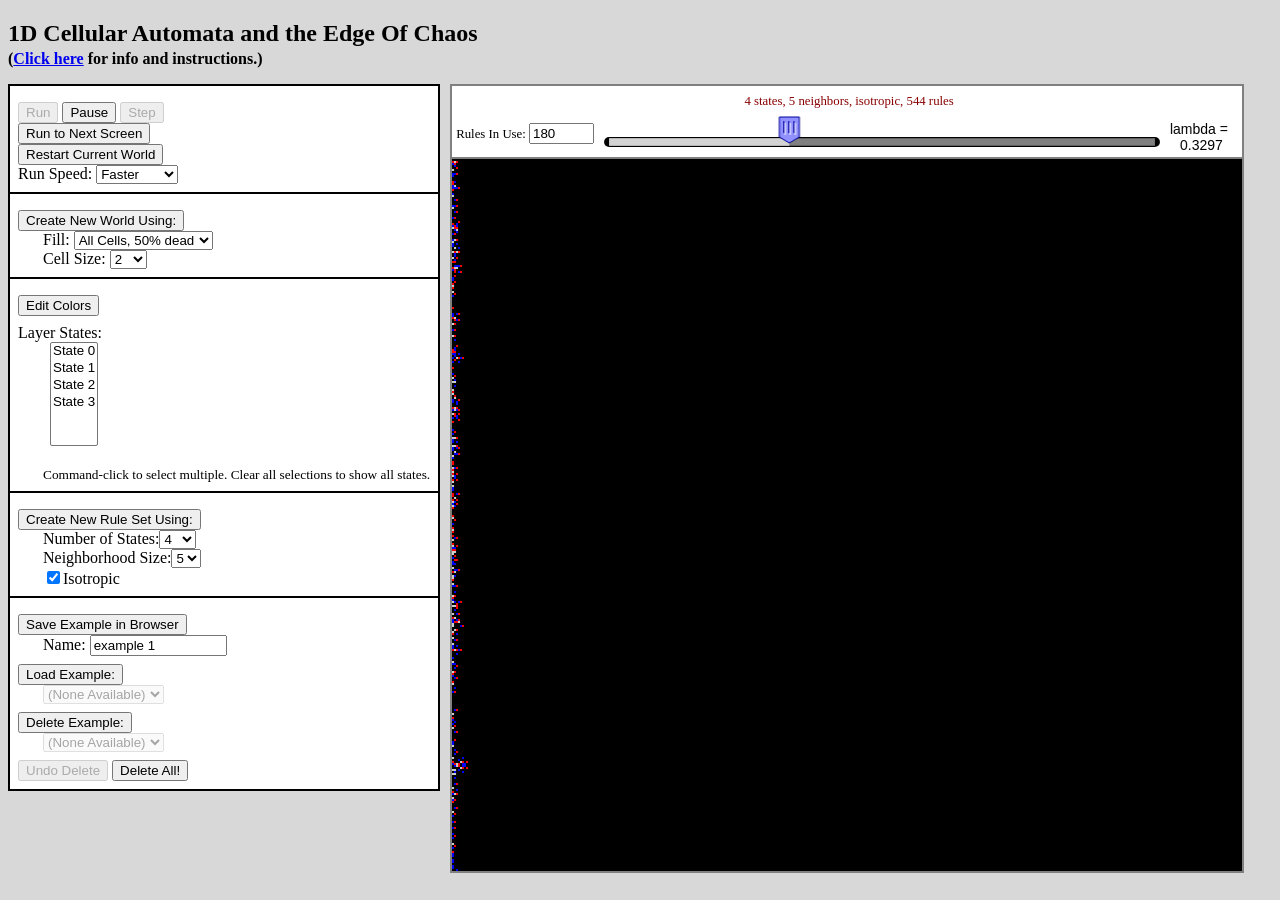
<file: ca_horizontal_lab/CA.html>
<!DOCTYPE html>
<!--
    Web page written by David Eck, http://math.hws.edu/eck/index.html
    You can do anything you like with this web page and with the code, but
    if you use a substantial portion of it, you should include attribution.
    
    This code is not pretty.  I wrote it quickly partly to try using
    local storage and partly because I liked the pictures that could
    be made with an old Java applet version.
    
    This page requires slider-canvas-for-CA.js and David Bau's
    seedrandom.js.  It needs a random number generator with seed so
    that only the seeds need to be saved in order to save an example,
    rather than saving the complete data for the rules and initial world.
-->
<html>
<head>
<meta charset="UTF-8">
<title>Cellular Automata -- Edge Of Chaos</title>
<style type="text/css">
   body {
       background-color: #D8D8D8;
   }
   h2 {
       margin-bottom: 0;
       padding-bottom: 0;
   }
   h2 + p {
       margin-top: 3px;
   }
   #message {
       font-weight: bold;
       color: #AA0000;
   }
   #ccholder {
       position: fixed;
       left: 0;
       top: 0;
       width: 100%;
       height: 100%;
       background-color: gray;
       opacity: 0.8;
       z-index: 5;
   }
   #ccUI {
       position: absolute;
       top: 20px;
       left: 20px;
       background-color: white;
       padding: 10px;
       border: 2px solid black;
       opacity: 1;
       z-index: 10;
   }
   #ccUI p {
       text-align: center;
       margin-top: 15px;
   }
   #ccsliders {
       background-color: lightgray;
       border: 1px solid black;
   }
   #ccpalette div {
       display: inline-block;
       margin: 3px;
       border: 2px solid black;
       width: 45px;
       padding-top: 5px;
       height: 30px;
   }
   #controls {
       background-color:white;
       border-left: 2px solid black;
       border-right: 2px solid black;
       border-top: 2px solid black;
       padding: 0;
       margin-right:10px;
   }
   .indent {
       margin-left:25px;
   }
   div.group {
       padding: 8px;
       border-bottom: 2px solid black;
   }
   div.group p {
       margin-top: 8px;
       margin-bottom: 0;
   }
   #board {
       background-color: white;
       padding: 4px 0 0 0 ;
       border: 2px solid gray;
       overflow: hidden;
   }
   #canvas {
       display: block;
   }
   #canvas-holder {
       overflow: auto;
       border-top: 2px solid gray;
   }
   #slider-canvas {
       margin-bottom: -15px;
       display:inline;
   }
   #slider-holder p {
       margin-left: 4px;
       margin-top: 4px;
       white-space: nowrap;
       font-size: 80%;
   }
   #info {
       margin-bottom: 4px;
       color: #880000;
       text-align: center;
   }
   button, label {
       white-space: pre;
   }
</style>

<script src="seedrandom.js"></script>
<script src="slider-canvas-for-CA.js"></script>

<script>
"use strict";

var canvas;
var graphics;


//--------------------------------  Color Palette Editor -----------------------------------------------------

var DEFAULT_PALETTE = [
   [0x00,0x00,0x00], [0xCC,0xCC,0xCC], 
   [0xFF,0x00,0x00], [0x00,0x00,0xFF], [0x00,0xDD,0x00], [0xFF,0x00,0xFF], [0x00,0xFF,0xFF], [0xFF,0xFF,0x00], [0x80,0x80,0x80],
   [0x88,0x00,0x00], [0x00,0x00,0x88], [0x00,0x88,0x00], [0x88,0x00,0x88], [0x00,0x88,0x88], [0x88,0x88,0x00], [0xDD,0xDD,0xDD],
   [0xFF,0xAA,0xAA], [0xAA,0xAA,0xFF], [0xAA,0xFF,0xAA], [0xFF,0xAA,0xFF], [0xAA,0xFF,0xFF], [0xFF,0xFF,0xAA], [0xFF,0xAA,0x55],
   [0x88,0x55,0x55], [0x55,0x55,0x88], [0x55,0x88,0x55], [0x88,0x55,0x88], [0x55,0x88,0x88], [0x88,0x88,0x55], [0x55,0xAA,0xFF],
   [0xAA,0xFF,0x55], [0x55,0x55,0x55]
];
var palette = DEFAULT_PALETTE;
var isolatedStates = null;

function getDisplayColor(state) {
    if (!isolatedStates || Object.keys(isolatedStates).length === 0) {
        return palette[state];
    }
    return isolatedStates[state] ? palette[state] : [24, 24, 24];
}

function refreshIsolateStateControl() {
    var select = document.getElementById("isolateStates");
    if (!select) {
        return;
    }
    var current = isolatedStates || {};
    var html = "";
    for (var i = 0; i < states; i++) {
        html += "<option value=\"" + i + "\">State " + i + "</option>";
    }
    select.innerHTML = html;
    var next = {};
    for (var j = 0; j < states; j++) {
        if (current[j]) {
            next[j] = true;
            select.options[j].selected = true;
        }
    }
    isolatedStates = Object.keys(next).length ? next : null;
}

function doChangeIsolatedState() {
    var select = document.getElementById("isolateStates");
    var next = {};
    for (var i = 0; i < select.options.length; i++) {
        var opt = select.options[i];
        if (opt.selected) {
            next[Number(opt.value)] = true;
        }
    }
    isolatedStates = Object.keys(next).length ? next : null;
    if (currentWorld) {
        paletteChanged();
    }
}


var ccIsVisible = false;
var ccPalette;
var ccSliders;
var ccSelectedColor;
var ccPatchList;
var ccColorPatches;

function showPaletteEditor() {
    if (ccIsVisible) {
        return;
    }
    if (!ccSliders) {
        ccSliders = new SliderCanvas("ccsliders");
        ccSliders.addSlider({label:"Red", min:0, max:255, step:1});
        ccSliders.addSlider({label:"Green", min:0, max:255, step:1});
        ccSliders.addSlider({label:"Blue", min:0, max:255, step:1});
        ccSliders.onChange = ccDoSliderChange;
    }
    ccPalette = [];
    ccColorPatches = [];
    ccPatchList = document.getElementById("ccpalette");
    for (var i = 0; i < states; i++) {
        ccPalette.push([ palette[i][0],palette[i][1],palette[i][2] ])
        var patch = document.createElement("div");
        patch.style.backgroundColor =
              "rgb(" + palette[i][0] + "," + palette[i][1] + "," + palette[i][2]  + ")";
        patch.style.color = (palette[i][0] > 150 || palette[i][1] > 150)? "black" : "white";
        patch.appendChild(document.createTextNode(""+i));
        patch.ccpatchnum = i;
        patch.onmousedown = function() { ccSelectPatchNum(this.ccpatchnum); };
        ccColorPatches[i] = patch;
        ccPatchList.appendChild(patch);
        if (i % 8 == 7) {
            ccPatchList.appendChild(document.createElement("br"));
        }
    }
    ccSelectedColor = -1;
    ccSelectPatchNum(0);
    document.getElementById("ccholder").style.display = "block";
    document.getElementById("ccUI").style.display = "block";
    document.addEventListener("keydown",ccDoKey,false);
    ccIsVisible = true;
    ccSliders.draw();
}
function hidePaletteEditor() { 
    if (!ccIsVisible) {
        return;
    }
    document.getElementById("ccholder").style.display = "none";
    document.getElementById("ccUI").style.display = "none";
    document.removeEventListener("keydown",ccDoKey,false);
    ccPalette = ccColorPatches = null;
    ccPatchList.innerHTML = "";
    ccIsVisible = false;
}
function acceptNewPalette() {
    var changed = false;
    for (var i = 0; i < ccPalette.length && !changed; i++) {
        for (var j = 0; j < 3 && !changed; j++) {
            if (palette[i][j] != ccPalette[i][j]) {
                changed = true;
            }
        }
    }
    palette = ccPalette;
    hidePaletteEditor();
    if (changed) {
        paletteChanged();
    }
}
function cancelNewPalette() {
    hidePaletteEditor();
}
function installStandardPalette(type) {
    if (!ccIsVisible) {
        return;
    }
    ccPalette = makePalette(ccPalette.length, type);
    for (var i = 0; i < ccPalette.length; i++) {
        ccColorPatches[i].style.backgroundColor =
              "rgb(" + ccPalette[i][0] + "," + ccPalette[i][1] + "," + ccPalette[i][2]  + ")";
        ccColorPatches[i].style.color =
             (ccPalette[i][0] > 150 || ccPalette[i][1] > 150)? "black" : "white";
    }
    ccSliders.setValue(0,ccPalette[ccSelectedColor][0]);
    ccSliders.setValue(1,ccPalette[ccSelectedColor][1]);
    ccSliders.setValue(2,ccPalette[ccSelectedColor][2]);
    ccSelectPatchNum(0);
}
function ccDoKey(evt) {
    if (!ccIsVisible) {
        return;
    }
    var code = evt.keyCode;
    if (code == 13) {
        acceptNewPalette();
    }
    else if (code == 27) {
        cancelNewPalette();
    }
}
function ccSelectPatchNum(num) {
    if (ccSelectedColor >= 0) {
        ccColorPatches[ccSelectedColor].style.borderColor = "black";
        ccColorPatches[ccSelectedColor].style.outline = "none";
    }
    ccSelectedColor = num;
    ccColorPatches[ccSelectedColor].style.borderColor = "yellow";
    ccColorPatches[ccSelectedColor].style.outline = "2px solid yellow";
    ccSliders.setValue(0,ccPalette[ccSelectedColor][0]);
    ccSliders.setValue(1,ccPalette[ccSelectedColor][1]);
    ccSliders.setValue(2,ccPalette[ccSelectedColor][2]);
    document.getElementById("ccnum").innerHTML = "" + num;
}
function ccDoSliderChange() {
    ccPalette[ccSelectedColor][0] = ccSliders.value(0);
    ccPalette[ccSelectedColor][1] = ccSliders.value(1);
    ccPalette[ccSelectedColor][2] = ccSliders.value(2);
    ccColorPatches[ccSelectedColor].style.backgroundColor =
              "rgb(" + ccPalette[ccSelectedColor][0] + "," +
                       ccPalette[ccSelectedColor][1] + "," +
                       ccPalette[ccSelectedColor][2]  + ")";
    ccColorPatches[ccSelectedColor].style.color =
         (ccPalette[ccSelectedColor][0] > 150 || ccPalette[ccSelectedColor][1] > 150)? "black" : "white";
}

function makePalette(stateCt, type) {
    // types are:  1. White/Default  2. Black/Default  3. White/Spectrum  4. Black/Spectrum  5. Grays  6. Reverse Grays
    var newPalette = new Array(stateCt);
    for (var i = 0; i < stateCt; i++) {
        switch (type) {
            case 1:
            case 2:
                newPalette[i] = [DEFAULT_PALETTE[i][0],DEFAULT_PALETTE[i][1],DEFAULT_PALETTE[i][2]];
                break;
            case 3:
                newPalette[i] = (i==0)? [0,0,0] : getRGBFromHSV(360*((i-1)/(stateCt-1)),1,1);
                break;
            case 4:
                newPalette[i] = (i==0)? [255,255,255] : getRGBFromHSV(360*((i-1)/(stateCt-1)),1,0.7);
                break;
            case 5:
                newPalette[i] = getRGBFromHSV(0,0,i/(stateCt-1));
                break;
            case 6:
                newPalette[i] = getRGBFromHSV(0,0,(stateCt-1-i)/(stateCt-1));
                break;
        }
    }
    if (type == 2) {
        newPalette[0] = [255,255,255];
        newPalette[1] = [0,0,0];
    }
    return newPalette;
    function getRGBFromHSV(h,s,v) {  //0<=h<=359, s and v are in range 0.0 to 1.0
        var r,g,b;
        var c,x;
        c = v*s;
        x = (h < 120)? h/60 : (h < 240)? (h-120)/60 : (h-240)/60;
        x = c * (1-Math.abs(x-1));
        x += (v-c);
        switch (Math.floor(h/60)) {
            case 0: r = v; g = x; b = v-c; break;
            case 1: r = x; g = v; b = v-c; break;
            case 2: r = v-c; g = v; b = x; break;
            case 3: r = v-c; g = x; b = v; break;
            case 4: r = x; g = v-c; b = v; break;
            case 5: r = v; g = v-c; b = x; break;
        }
        return [Math.floor(r*255),Math.floor(g*255),Math.floor(b*255)];
    }
}

//------------------------------------- random numbers -------------------------------------------
// Note: Use David Bau's seeded random number generator from seedrandom.js

var random;    // Current random number generator
var ruleSeed;  // Random number seed used to generate current rule set and lambda path
var worldSeed; // Random number seed used to generate cure

function randInt(min,max) {
   return min + Math.floor( (max-min+1)*random() );
}



//------------------------------------ rules and worlds -------------------------------------------

var sliderCanvas;
var lambdaSlider;  // slider that controls the lambda value

var states = 4;           // Number of states/colors, an integer, 2 or more
var neighbors = 5;        // Number of neighbors, an odd number, 3 or more, states^neighbors < 2^20
var isIsotropic = true;   // Do reflected neighborhoods give the same result?
var worldSize;            // Number of cells in the world
var worldsInCanvas;       // Number of rows of cells that can be displayed in the canvas

var rule;                 // An array of all rules, length states^neighbors
var lambdaPath;           // An array giving the order in which rules are activated as lambda increases
var rulesUsed;            // How many rules in the path are used, equal to lambda*lambdaPath.length
var ruleIsUsed;           // An array where ruleIsUsed[i] == 1 iff rule i is activated
var generationNumber;
var currentWorld;
var savedWorlds;          // Contains all the generations that are currently in the canvas,
                          //     with generation number n in position (worldsInCanvas % n)
var ruleInfo;             // text for display above the canvas, with number of states, neighbors, rules

function newRuleSetData(seed) {
   ruleSeed = seed || Math.floor(Math.pow(2,32)*Math.random());
   random = new Math.seedrandom(ruleSeed);
   var ruleCt = Math.pow(states, neighbors);
   rule = window.Uint8Array? new Uint8Array(ruleCt) : new Array(ruleCt);
   ruleIsUsed = window.Uint8Array? new Uint8Array(ruleCt) : new Array(ruleCt);
   rule[0] = 0;  // always dead
   for (var i = 1; i < ruleCt; i++) {
      ruleIsUsed[i] = 0;
      rule[i] = randInt(1,states-1);
      if (isIsotropic)
         rule[isotropicMate(i)] = rule[i];
   }
   var lambdaCt;
   if (isIsotropic)
      lambdaCt = ((Math.pow(states, neighbors) + Math.pow(states, (neighbors+1)/2)) / 2) - 1;
   else
      lambdaCt = ruleCt - 1;
   lambdaPath = window.Uint32Array? new Uint32Array(lambdaCt) : new Array(lambdaCt);
   var ct = 0;
   for (var i = 1; i < ruleCt; i++) {
      if (!ruleIsUsed[i]) {
         lambdaPath[ct] = i;
         ct++;
         ruleIsUsed[i] = 1;
         if (isIsotropic)
            ruleIsUsed[isotropicMate(i)] = 1;
      }
   }
   //if (ct != lambdaCt)  // for debugging
   //   throw "Bad programming; wrong lambdaCt??? " + ct + " " + lambdaCt;
   for (var i = 0; i < lambdaCt; i++) {
      var r = randInt(0,lambdaCt-1); 
      var temp = lambdaPath[i];
      lambdaPath[i] = lambdaPath[r];
      lambdaPath[r] = temp;
   }
   savedWorlds = null;
   ruleInfo = states + " states, " + neighbors + " neighbors, " +
       (isIsotropic? "isotropic, " : "anisotropic, ") + (lambdaCt+1) + " rules";
   setRulesUsed(0.33*lambdaCt);  // NB: this resets the rulesUsed[] array.
}

function newWorldData(type,seed) {
   worldSeed = seed || Math.floor(Math.pow(2,32)*Math.random());
   worldType = type;
   random = new Math.seedrandom(worldSeed);
   if (savedWorlds == null || (savedWorlds[0] && savedWorlds[0].length != worldSize)) {
       savedWorlds = new Array(worldsInCanvas);
   }
   generationNumber = 0;
   if ( ! savedWorlds[0] ) {
       savedWorlds[0] = window.Uint8Array? new Uint8Array(worldSize) : new Array(worldSize);
   }
   currentWorld = savedWorlds[0];
   var i, start, clumpSize, top;
   if (type > 3) {
       for (i = 0; i < worldSize; i++)
          currentWorld[i] = 0;
   }
   switch (type) {
      case 1:
         for (i = 0; i < worldSize; i++)
            currentWorld[i] = randInt(1,states-1);
         break;
      case 2:
         top = Math.ceil(worldSize/2);
         for (i = 0; i < top; i++)
            currentWorld[i] = currentWorld[worldSize-i-1] = randInt(1,states-1);
         break;
      case 3:
         for (i = 0; i < worldSize; i++) {
            currentWorld[i] = (Math.random() < 0.5)? 0 : randInt(1,states-1);
         }
         break;
      case 4:
         for (i = 0; i < worldSize; i++) {
            currentWorld[i] = (Math.random() < 0.75)? 0 : randInt(1,states-1);
         }
         break;
      case 5:
         clumpSize = Math.min(100,Math.floor(worldSize/3));
         start = Math.floor((worldSize-clumpSize)/2);
         for (i = start; i < start+clumpSize; i++) {
            currentWorld[i] = randInt(1,states-1);
         }
         break;
      case 6:
         clumpSize = Math.min(100,Math.floor(worldSize/3));
         start = Math.floor((worldSize-clumpSize)/2);
         top = Math.ceil(worldSize/2);
         for (i = start; i < top; i++)
            currentWorld[i] = currentWorld[worldSize-i-1] = randInt(1,states-1);
         break;
      case 7:
         clumpSize = Math.min(50, Math.floor(worldSize/5));
         var clumpCt = Math.floor(worldSize/(2*clumpSize));
         start = Math.floor((worldSize - clumpSize*(2*clumpCt-1))/2);
         for (var j = 0; j < clumpCt; j++) {
             for (i = start; i < start+clumpSize; i++) {
                 currentWorld[i] = randInt(1,states-1);
             }
             start += 2*clumpSize;
         }
         break;
      case 8:
         currentWorld[Math.floor(worldSize/2)] = 1;
         break;
      case 9:
         for (i = 4; i < worldSize-2; i+= 10) {
             currentWorld[i] = randInt(1,states-1);
         }
   }
}

function setRulesUsed(used) {
   rulesUsed = Math.round(used);
   if (rulesUsed < 0)
      rulesUsed = 0;
   else if (rulesUsed > lambdaPath.length)
      rulesUsed = lambdaPath.length;
   if (isIsotropic) {
      for (var i = 0; i < rulesUsed; i++) {
         var r = lambdaPath[i];
         ruleIsUsed[r] = 1;
         ruleIsUsed[isotropicMate(r)] = 1;
      }
      for (var i = rulesUsed; i < lambdaPath.length; i++) {
         var r = lambdaPath[i];
         ruleIsUsed[r] = 0;
         ruleIsUsed[isotropicMate(r)] = 0;
      }
   }
   else {
      for (var i = 0; i < rulesUsed; i++)
         ruleIsUsed[lambdaPath[i]] = 1;
      for (var i = rulesUsed; i < lambdaPath.length; i++)
         ruleIsUsed[lambdaPath[i]] = 0;
   }
   var ct = 0;
   for (var i = 0; i < ruleIsUsed.length; i++) {
       ct += ruleIsUsed[i]? 1 : 0;
   }
}
  
function nextGeneration() {
   generationNumber++;
   var pos = generationNumber % worldsInCanvas;
   if ( ! savedWorlds[pos] ) {
       savedWorlds[pos] = window.Uint8Array? new Uint8Array(worldSize) : new Array(worldSize);
   }
   var nextWorld = savedWorlds[pos];
   for (var i = 0; i < worldSize; i++) {
      var code = neighborhoodCode(i);
      if (ruleIsUsed[code])
         nextWorld[i] = rule[code];
      else
         nextWorld[i] = 0;
   }
   currentWorld = nextWorld;
}

function isotropicMate(n) {
   var partner = 0;
   var s = states;
   for (var i = 0; i < neighbors; i++) {
      partner = partner*s + (n % s);
      n  = Math.floor(n/s);
   }
   return partner;
}

function getState(n) {
   if (n < 0) {
       n += worldSize;
   }
   else if (n >= worldSize) {
         n -= worldSize;
   }
   return currentWorld[n];
}

function neighborhoodCode(n) {
   var code = 0;
   for (var i = 0; i < neighbors; i++)
      code = code*states + 
                 getState(n+i-Math.floor(neighbors/2));
   return code;
}
   

//------------------------------- window resizing ------------------------------------------

var resizeTimeout = null;

function doResize(changeNow) {
    if (resizeTimeout) {
        clearTimeout(resizeTimeout);
        resizeTimeout = null;
    }
    var w = window.innerWidth;
    var h = window.innerHeight;
    var controlRect = document.getElementById("controls").getBoundingClientRect();
    var wth = window.innerWidth - 50 - (controlRect.left + controlRect.width);
    if (wth < 400) {
        wth = 400;
    }
    document.getElementById("board").style.width = wth + "px";
    var hth = window.innerHeight - 35 - controlRect.top;
    if (hth < 300) {
        hth = 300;
    }
    document.getElementById("board").style.height = hth + "px";
    if (changeNow) {
        completeResize();
    }
    else {
       resizeTimeout = setTimeout(completeResize, 500);
    }
}
function completeResize() {
    resizeTimeout = null;
    var rect = document.getElementById("board").getBoundingClientRect();
    var canvasChange = false;
    var wth = rect.width - 4;
    if (wth != canvas.width) {
        canvas.style.width = wth + "px";
        canvas.width = wth;
        canvasChange = true;
    }
    var cr = canvas.getBoundingClientRect();
    var hth = rect.height - (cr.top - rect.top) - 2;
    if (hth != canvas.height) {
        canvas.style.height = hth + "px";
        canvas.height = hth;
        canvasChange = true;
    }
    var sr = sliderCanvas.getBoundingClientRect();
    var w = rect.width - (sr.left -rect.left) - 12;
    if (w != sliderCanvas.width) {
       sliderCanvas.style.width = w + "px";
       sliderCanvas.width = w;
       lambdaSlider.draw();
    }
    if (canvasChange && initialWorld) { // initialWorld is tested because this method is called before any world exists
        doNewWorld(initialWorld, true);  // restarts with as much of previous starting world as possible
    }
}


//------------------------------------ events  and animation -------------------------------------------

var cellSize;
var worldLeft;  // x-coord in canvas for NEXT generation column to be drawn.
var worldTop;   // size of gap between top edge of canvas and first cell

var initialWorld; // copy of generation zero.

var ticksPerGeneration;
var ticksSinceLastGeneration;
var stopGeneration;
var running = false;
var lambdaChanging = false;

var imageData;
var worldType;


function frame() {
    if (running && !lambdaChanging) {
        ticksSinceLastGeneration++;
        if (ticksSinceLastGeneration >= ticksPerGeneration) {
            nextGeneration();
            drawCurrentWorld();
            ticksSinceLastGeneration = 0; 
            if (stopGeneration > 0 && generationNumber >= stopGeneration) {
                doPause();
            }
        }
    }
   if (running) {
       requestAnimationFrame(frame);
   }
}

function doRun() {
   if (running) {
       return;
   }
   running = true;
   stopGeneration = -1;
   ticksSinceLastGeneration = 0;
   document.getElementById("run").disabled = true;
   document.getElementById("step").disabled = true;
   document.getElementById("pause").disabled = false;
   frame();
}

function doPause() {
   if (!running) {
       return;
   }
   running = false;
   document.getElementById("run").disabled = false;
   document.getElementById("step").disabled = false;
   document.getElementById("pause").disabled = true;
}

function doStep() {
   if (running) {
       return;
   }
   nextGeneration();
   drawCurrentWorld();
}

function doRunToScreen() {
    if (!running) {
        doRun();
    }
    stopGeneration = generationNumber + worldsInCanvas;
}

function doRestart() {
    if (!savedWorlds[0]) {
        savedWorlds[0] = window.Unit8Array ? new Uint8Array(worldSize) : new Array(worldSize);
    }
    for (var i = 0; i < worldSize; i++) {
        savedWorlds[0][i] = initialWorld[i];
    }
    generationNumber = 0;
    stopGeneration = -1;
    currentWorld = savedWorlds[0];
    worldLeft = 0;
    graphics.fillStyle = "rgb(" + palette[0][0] + "," + palette[0][1] + "," + palette[0][2] + ")";
    graphics.fillRect(0,0,canvas.width,canvas.height);
    if (worldTop > 0) {
         graphics.fillStyle = "gray";
         graphics.fillRect(0,0,canvas.width,worldTop);
    }
    var gapBottom = canvas.height - (cellSize*worldSize) - worldTop;
    if (gapBottom > 0) {
        graphics.fillStyle = "gray";
        graphics.fillRect(0, worldTop + (cellSize*worldSize), canvas.width, gapBottom);
    }
    imageData = graphics.getImageData(0, worldTop, 1, cellSize*worldSize);
    drawCurrentWorld();
}

function doNewWorld(oldWorld, useOldWorld) {  // two params are present when this is called because canvas size changed
    if (useOldWorld) {  // substitue data from previous initialWorld; presense of 2nd param means this was called because of resizing
        worldSize = Math.floor(canvas.height / cellSize);
        worldsInCanvas = Math.floor((canvas.width-1) / cellSize) + 1;
        newWorldData( Number(document.getElementById("worldtype").value) );
        for (var i = 0; i < oldWorld.length && i < currentWorld.length; i++) {
            currentWorld[i] = oldWorld[i];
        }
        for (i = oldWorld.length; i < currentWorld.length; i++) {
            currentWorld[i] = 0;
        }
    }
    else {
       cellSize = Number(document.getElementById("cellsize").value);
       ticksPerGeneration = Number(document.getElementById("speed").value); // in case size changes while running (also for first call)
       if (cellSize > 1) {  // for large cells, scale the speed
           ticksPerGeneration = Math.min(120,Math.floor(ticksPerGeneration*cellSize/2));
       }
       worldSize = Math.floor(canvas.height / cellSize);
       worldsInCanvas = Math.floor((canvas.width-1) / cellSize) + 1;
       newWorldData( Number(document.getElementById("worldtype").value) );
    }
    initialWorld = window.Unit8Array ? new Uint8Array(worldSize) : new Array(worldSize);
    for (var i = 0; i < worldSize; i++) {
        initialWorld[i] = currentWorld[i];
    }
    graphics.fillStyle = "rgb(" + palette[0][0] + "," + palette[0][1] + "," + palette[0][2] + ")";
    graphics.fillRect(0,0,canvas.width,canvas.height);
    var gapTop = (canvas.height - (worldSize*cellSize))/2;
    if (gapTop > 0) {
         graphics.fillStyle = "gray";
         graphics.fillRect(0,0,canvas.width,gapTop);
    }
    var gapBottom = canvas.height - (cellSize*worldSize) - gapTop;
    if (gapBottom > 0) {
        graphics.fillStyle = "gray";
        graphics.fillRect(0, gapTop + (cellSize*worldSize), canvas.width, gapBottom);
    }
    worldLeft = 0;
    worldTop = gapTop;
    stopGeneration = -1;
    imageData = graphics.getImageData(0, gapTop, 1, cellSize*worldSize);
    document.getElementById("info").innerHTML = ruleInfo;
    document.getElementById("rulesused").value = "" + (rulesUsed+1);
    drawCurrentWorld();
}

function doNewRules() {
    states  = Number(document.getElementById("states").value);
    neighbors  = Number(document.getElementById("neighbors").value);
    isIsotropic = document.getElementById("isotropic").checked;
    if (palette.length != states) {
        palette = DEFAULT_PALETTE;
    }
    newRuleSetData();
    doNewWorld();
    lambdaSlider.setStep(0,1/lambdaPath.length);
    document.getElementById("info").innerHTML = ruleInfo;
    document.getElementById("rulesused").value = "" + (rulesUsed+1);
    lambdaSlider.setValue(0, rulesUsed/lambdaPath.length);
    refreshIsolateStateControl();
}

function doChangeSpeed() {
    var ticks = Number(document.getElementById("speed").value);
    if (cellSize > 1) {  // for large cells, scale the speed
        ticks = Math.min(120,Math.floor(ticks*cellSize/2));
    }
    if (ticks != ticksPerGeneration) {
        ticksPerGeneration = ticks;
        ticksSinceLastGeneration = 0;
    }
}

function doChangeNumberOfStates() {
    var states = Number(document.getElementById("states").value);
    var neighbors = Number(document.getElementById("neighbors").value);
    var html = "";
    var n = 3;  // Number of neighbors
    var max = 3; // maximum number of neighbors allowed for this state number
    while (Math.pow(states,n) < 1048576) {  // 2^20; max number of rules
        html += "<option>" + n + "</option>";
        max = n;
        n = n + 2;
    }
    document.getElementById("neighbors").innerHTML = html;
    if (neighbors > max) {
        neighbors = max
    }
    document.getElementById("neighbors").value = "" + neighbors;
    var selectedStates = Number(document.getElementById("states").value);
    if (isolatedStates) {
        var filtered = {};
        for (var i = 0; i < selectedStates; i++) {
            if (isolatedStates[i]) {
                filtered[i] = true;
            }
        }
        isolatedStates = Object.keys(filtered).length ? filtered : null;
    }
    refreshIsolateStateControl();

    // Keep simulation state aligned with the selected number of states.
    // Without this, the UI can show a new state count while old higher-state data is still running.
    if (currentWorld) {
        doNewRules();
    }
}

function doChangeLambda() {
    var lambda = lambdaSlider.value(0);
    if (currentWorld) {
       setRulesUsed(lambda*lambdaPath.length);
    }
    document.getElementById("info").innerHTML = ruleInfo;
    document.getElementById("rulesused").value = "" + (rulesUsed+1);
    if (! lambdaChanging) { // Change is not part of draging, just a click on the bar
        doRestart();
    }
}
function doStartLambdDrag() {
    lambdaChanging = true;
}
function doEndLambdaDrag() {
    lambdaChanging = false;
    doRestart();
}

var rulesUsedTimeout = null;
function doKeyInRulesUsed(evt) {
    var code = evt.keyCode;
    if (code == 10 || code == 13 || code == 37 || code == 39) {
        return;
    }
    if ((code < 48 || code > 57) && code != 8) {
        evt.preventDefault();
        return;
    }
    if (rulesUsedTimeout) {
        clearTimeout(rulesUsedTimeout);
    }
    rulesUsedTimeout = setTimeout(completeEnterRulesUsed, 1000);
}
function doChangeRulesUsed() {  // handles a blur or change event, only need to respond to them immediately
    if (rulesUsedTimeout) {
        clearTimeout(rulesUsedTimeout);
        rulesUsedTimeout = null;
        completeEnterRulesUsed();
    }
}
function completeEnterRulesUsed() {
    var val = Number(document.getElementById("rulesused").value.trim());
    if (isNaN(val) || val <= 0 || val > lambdaPath.length + 1) {
        document.getElementById("info").innerHTML = "Error: Rules in use must be in range 1 to " + (lambdaPath.length+1);
        return;
    }
    document.getElementById("info").innerHTML = ruleInfo;
    if ((val-1) != rulesUsed) {
      lambdaSlider.setValue(0, (val-1) / lambdaPath.length);
      setRulesUsed(val);
      doRestart();
    }
}
 

//----------------------------------- Drawing the World -----------------------------------------------

function drawCurrentWorld() { 
    if (worldLeft + cellSize > canvas.width) {
       var scroll = (worldLeft - canvas.width + cellSize);
       graphics.drawImage(canvas, scroll,0,canvas.width-scroll,canvas.height,
                                  0,0,canvas.width-scroll,canvas.height);
       worldLeft = canvas.width - cellSize;
    }
    putWorld(currentWorld,worldLeft)
    worldLeft += cellSize;
}

function putWorld(world,worldLeft) {
    var hres = imageData.width;              // device pixels per pixel, horizontal
    var vres = Math.round(imageData.height / (cellSize*worldSize));  // device pixels per pixel, vertical
          // (Math.round here shouldn't be needed)
    //if (hres != 1 || vres != 1 || hres != vres) {
    //    console.log("Surprising pixels-size / device-pixels-size, " + hres + " " + vres);
    //}
    for (var i = 0; i < worldSize; i++) {
        var color = getDisplayColor(world[i]);
        for (var y = 0; y < vres*cellSize; y++) {
            var py = i*cellSize*vres + y;
            for (var x = 0; x < hres; x++) {
                var p = 4*(py*hres + x);
                imageData.data[p] = color[0];
                imageData.data[p+1] = color[1];
                imageData.data[p+2] = color[2];
                imageData.data[p+3] = 255;
            }
        }            
    }
    for (var x = 0; x < cellSize; x++) {
        graphics.putImageData(imageData, worldLeft + x, worldTop);
    }
}

function paletteChanged() {  // called when user finishes editing the color palette, to change colors on screen.
    graphics.fillStyle = "rgb(" + palette[0][0] + "," + palette[0][1] + "," + palette[0][2] + ")";
    graphics.fillRect(0, worldTop, canvas.width, cellSize*worldSize);
    var left = worldLeft;
    var pos = generationNumber % worldsInCanvas;
    do {
        left -= cellSize;
        putWorld(savedWorlds[pos], left);
        pos--;
        if (pos < 0) {
            pos = savedWorlds.length - 1;
        }
    }
    while (left > 0);
}

//------------------------------ Manage Examples saved in localStorage ---------------------------------

var localStorageKey = "/eck/js/edge-of-chaos";
var localStorageItems;
var undoDeleteItem = null;

function populateExampleMenus() {
   localStorageItems = [];
   var selectList = "";
   var data = localStorage.getItem(localStorageKey);  // expect an array of arrays
   if (data) {
      data = JSON.parse(data);
   }
   var exampleNum = 1;
   if (data && data.length && data.length > 0) {
      data.sort(function(a,b) { return a[0] > b[0] });
      for (var i = 0; i < data.length; i++) {
          var item = data[i];
          if (checkExampleData(item)) {
             localStorageItems.push(item);
             selectList += "<option value='" + i + "'>" + item[0] + "</option>";
             var checkEx = item[0].match("^example ([0-9]+)$")
             if (checkEx) {
                 exampleNum = Number(checkEx[1]) + 1;
             }
          }
      }
   }
   if (localStorageItems.length == 0) {
       document.getElementById("loadname").innerHTML = "<option>(None Available)</option>";
       document.getElementById("loadname").disabled = true;
       document.getElementById("deletename").innerHTML = "<option>(None Available)</option>";
       document.getElementById("deletename").disabled = true;
   }
   else {
       document.getElementById("loadname").innerHTML = selectList;
       document.getElementById("loadname").disabled = false;
       document.getElementById("deletename").innerHTML = selectList;
       document.getElementById("deletename").disabled = false;
   }
   document.getElementById("savename").value = "example " + exampleNum;
}

function makeExampleData(name) {
    var data = [ name, ruleSeed, worldSeed, states, neighbors, worldType, rulesUsed, cellSize ];
    for (var i = 0; i < palette.length; i++) {
        if (palette[i][0] != DEFAULT_PALETTE[i][0] ||
                  palette[i][1] != DEFAULT_PALETTE[i][1] || palette[i][2] != DEFAULT_PALETTE[i][2]) {
            data.push([i,palette[i][0],palette[i][1],palette[i][2]])
        }
    }
    return data;
}

function checkExampleData(data) {
   try {
      if (!data.length || data.length < 6)
         return false;
      if (! (typeof data[0] == "string"))
          return false;
      if (! (typeof data[1] == "number" && typeof data[2] == "number" &&
                   typeof data[3] == "number" && typeof data[4] == "number" &&
                   typeof data[5] == "number" && typeof data[6] == "number"  &&
                   typeof data[7] == "number") ) {
          return false;
      }
      if (data[3] < 2 || data[3] > 32 || data[4] < 3 ||
              data[4] % 2 == 0 || Math.pow(data[3],data[4]) > 1048576 ||
              data[5] < 1 || data[5] > 9) {
          return false;
      }
      return true;
   }
   catch (e) {
       return false;
   }
}

function applyExampleData(data) {
    cellSize = data[7];
    worldSize = Math.floor(canvas.height / cellSize);
    worldsInCanvas = Math.floor((canvas.width-1) / cellSize) + 1;
    generationNumber = 0;
    states = data[3];
    if (isolatedStates) {
        var filteredStates = {};
        for (var s = 0; s < states; s++) {
            if (isolatedStates[s]) {
                filteredStates[s] = true;
            }
        }
        isolatedStates = Object.keys(filteredStates).length ? filteredStates : null;
    }
    neighbors = data[4];
    if (data.length == 8) {
        palette = DEFAULT_PALETTE;
    }
    else {
       palette = [];
       for (var i = 0; i < states; i++) {
           palette.push(DEFAULT_PALETTE[i]);
       }
       for (var i = 8; i < data.length; i++) {
          var c = data[i][0];
          if (data[i][1] != palette[c][0] || data[i][2] != palette[c][1] || data[i][3] != palette[c][2]) {
               palette[c] = [ data[i][1], data[i][2], data[i][3] ]
          }
       }
    }    
    newRuleSetData(data[1]);
    newWorldData(data[5],data[2]);
    setRulesUsed(data[6]);
    lambdaSlider.setStep(0,1/lambdaPath.length);
    document.getElementById("info").innerHTML = ruleInfo;
    document.getElementById("rulesused").value = "" + (rulesUsed+1);
    lambdaSlider.setValue(0, rulesUsed/lambdaPath.length);
    initialWorld = window.Unit8Array ? new Uint8Array(worldSize) : new Array(worldSize);
    for (var i = 0; i < worldSize; i++) {
        initialWorld[i] = currentWorld[i];
    }
    graphics.fillStyle = "rgb(" + palette[0][0] + "," + palette[0][1] + "," + palette[0][2] + ")";
    graphics.fillRect(0,0,canvas.width,canvas.height);
    var gapTop = (canvas.height - (worldSize*cellSize))/2;
    if (gapTop > 0) {
         graphics.fillStyle = "gray";
         graphics.fillRect(0,0,canvas.width,gapTop);
    }
    var gapBottom = canvas.height - (cellSize*worldSize) - gapTop;
    if (gapBottom > 0) {
        graphics.fillStyle = "gray";
        graphics.fillRect(0, gapTop + (cellSize*worldSize), canvas.width, gapBottom);
    }
    worldLeft = 0;
    worldTop = gapTop;
    stopGeneration = -1;
    imageData = graphics.getImageData(0, gapTop, 1, cellSize*worldSize);
    document.getElementById("info").innerHTML = ruleInfo;
    document.getElementById("rulesused").value = "" + (rulesUsed+1);
    refreshIsolateStateControl();
    drawCurrentWorld();
}

function doSave() {
    var name = document.getElementById("savename").value.trim();
    for (var i = 0; i < localStorageItems.length; i++) {
        if (name == localStorageItems[i][0]) {
            alert("Error: Name is already used.\nTry a different name!");
            return;
        }
    }
    localStorageItems.push(makeExampleData(name));
    localStorage.setItem(localStorageKey, JSON.stringify(localStorageItems));
    populateExampleMenus();
    undoDeleteItem = null;
    document.getElementById("undodelete").disabled = true;
}

function doLoad() {
    var itemnum = document.getElementById("loadname").value;
    applyExampleData(localStorageItems[itemnum]);
    doRun();
}

function doDelete() {
    var itemnum = Number(document.getElementById("deletename").value);
    undoDeleteItem = localStorageItems[itemnum];
    document.getElementById("undodelete").disabled = false;
    localStorageItems.splice(itemnum,1);
    localStorage.setItem(localStorageKey, JSON.stringify(localStorageItems));
    populateExampleMenus();
}

function doUndoDelete() {  // undo single delete or delete all
    if (undoDeleteItem != null) {
        if (typeof undoDeleteItem[0] == "string") {
           localStorageItems.push(undoDeleteItem);
        }
        else {
            localStorageItems = undoDeleteItem;
        }
        localStorage.setItem(localStorageKey, JSON.stringify(localStorageItems));
        populateExampleMenus();
        undoDeleteItem = null;
        document.getElementById("undodelete").disabled = true;
    }
}

function doDeleteAll() {
    if (localStorageItems.length == 0) {
        return;
    }
    if (confirm("Do you really want to delete all saved examples?")) {
        undoDeleteItem = localStorageItems;
        document.getElementById("undodelete").disabled = false;
        localStorageItems = [];
        localStorage.removeItem(localStorageKey);
        populateExampleMenus();
    }
}

//--------------------------------------------------------------------------------------

var builtInExample = [
   ["",3281222875,785,8,5,3,5863,2],
   ["",1831453446,662,4,5,3,179,1],
   ["",1803232119,1948653058,4,5,3,179,2,[0,172,115,0],[1,228,141,4],[2,154,0,0],[3,0,0,163]],
   ["",3186351536,778,4,5,6,180,2,[0,255,255,255],[1,255,0,0],[2,0,199,0]],
   ["",2308635354,355,16,3,3,1323,2],
   ["",1252637177,85,2,7,3,23,2],
   ["",3335158324,7,4,5,3,179,2],
   ["",403956623,2459413078,4,5,3,210,2,[0,0,99,0],[1,255,255,255],[2,105,0,75],[3,245,171,0]],
   ["",2459662947,3609369144,4,5,3,179,2,[0,255,255,255],[1,178,0,0],[2,0,178,0],[3,0,0,178]],
   ["",1478305399,84,4,5,3,195,2,[0,255,255,255],[1,0,0,0]]
];

function installBuiltInExampleFromURL() { // only called in init()
    var ex = window.location.search.match("^\\?ex=([0-9]+)");
    if (ex) {
        ex = Number(ex[1]);
        if (ex > 0 && ex <= builtInExample.length) {
            applyExampleData(builtInExample[ex-1]);
            return true;
        }
    }
    return false;
}

function init() {
    try {
        canvas = document.getElementById("canvas");
        graphics = canvas.getContext("2d");
    }
    catch (e) {
         document.getElementById("message").innerHTML =
             "Sorry, this page requires canvas support, which is not available in your browser.";
         return;
    }
    if (!window.localStorage) {
        document.getElementById("localstorage").style.display = "none";
    }
    else {
        document.getElementById("save").onclick = doSave;
        document.getElementById("load").onclick = doLoad;
        document.getElementById("delete").onclick = doDelete;
        document.getElementById("undodelete").onclick = doUndoDelete;
        document.getElementById("undodelete").disabled = true;
        document.getElementById("deleteall").onclick = doDeleteAll;
        populateExampleMenus();
    }
    sliderCanvas = document.getElementById("slider-canvas");
    lambdaSlider = new SliderCanvas(sliderCanvas);
    lambdaSlider.addSlider({label:"lambda", min:0.0, max: 1.0, value: 0.5, step:0.0001, decimals: 4});
    lambdaSlider.draw();
    lambdaSlider.onChange = doChangeLambda;
    lambdaSlider.onDragStart = doStartLambdDrag;
    lambdaSlider.onDragEnd = doEndLambdaDrag;
    ticksPerGeneration = 3;
    document.getElementById("speed").value = "3";
    document.getElementById("cellsize").value = "2";
    document.getElementById("worldtype").value = "3";
    document.getElementById("states").value = "4";
    document.getElementById("neighbors").value = "5";
    document.getElementById("isotropic").checked = true;;
    document.getElementById("run").onclick = doRun;
    document.getElementById("pause").onclick = doPause;
    document.getElementById("step").onclick = doStep;
    document.getElementById("runToScreen").onclick = doRunToScreen;
    document.getElementById("restart").onclick = doRestart;
    document.getElementById("newworld").onclick = doNewWorld;
    document.getElementById("new").onclick = doNewRules;
    document.getElementById("colors").onclick = showPaletteEditor;
    document.getElementById("isolateStates").onchange = doChangeIsolatedState;
    refreshIsolateStateControl();
    document.getElementById("speed").onchange = doChangeSpeed;
    document.getElementById("states").onchange = doChangeNumberOfStates;
    document.getElementById("rulesused").onkeydown = doKeyInRulesUsed;
    document.getElementById("rulesused").onblur = doChangeRulesUsed;
    document.getElementById("rulesused").onchange = doChangeRulesUsed;
    window.onresize = function () { doResize(false) };
    doResize(true);
    if (! installBuiltInExampleFromURL() ) {
        doNewRules();
    }
    doRun();
}

</script>
</head>
<body onload="init()">

<noscript><b>Sorry, this page requires JavaScript.</b></noscript>

<h2>1D Cellular Automata and the Edge Of Chaos</h2>
<p><b>(<a href="CA-info.html">Click here</a> for info and instructions.)</b></p>
<p id="message"></p>

<table border=0 cellpadding=0 cellspacing=0>
<tr valign=top><td>
<div id="controls">

<div class="group">
<p>
   <button id="run">Run</button>
   <button id="pause">Pause</button>
   <button id="step">Step</button><br>
   <button id="runToScreen">Run to Next Screen</button><br>
   <button id="restart">Restart Current World</button><br>
   Run Speed: <select id="speed">
       <option value="1">Fastest</option>
       <option value="3">Faster</option>
       <option value="6">Fast</option>
       <option value="15">Moderate</option>
       <option value="30">Slow</option>
       <option value="60">Very Slow</option>
   </select>
</p>
</div>

<div class="group">
<p><button id="newworld">Create New World Using:</button><br>
       <label class="indent">Fill: <select id="worldtype">
          <option value="1">All Cells, all live</option>
          <option value="2">All Cells, symmetric</option>
          <option value="3">All Cells, 50% dead</option>
          <option value="4">All Cells, 75% dead</option>
          <option value="5">Clump</option>
          <option value="6">Symmetric Clump</option>
          <option value="7">Clumps</option>
          <option value="8">One Dot</option>
          <option value="9">Dots</option>
       </select></label><br>
       <label class="indent">Cell Size: <select id="cellsize">
           <option value="1">1</option>
           <option value="2">2</option>
           <option value="3">3</option>
           <option value="4">4</option>
           <option value="5">5</option>
           <option value="7">7</option>
           <option value="10">10</option>
           <option value="20">20</option>
       </select></label>
</p>

</div>

<div class="group">
<p><button id="colors">Edit Colors</button></p>
<p>
    <label>Layer States:
        <select id="isolateStates" multiple size="6">
        </select>
    </label>
    <br><small class="indent">Command-click to select multiple. Clear all selections to show all states.</small>
</p>

</div>

<div class="group">
<p><button id="new">Create New Rule Set Using:</button><br>
       <label class="indent">Number of States:<select id="states">
           <option value="2">2</option>
           <option value="3">3</option>
           <option value="4">4</option>
           <option value="5">5</option>
           <option value="6">6</option>
           <option value="7">7</option>
           <option value="8">8</option>
           <option value="9">9</option>
           <option value="10">10</option>
           <option value="11">11</option>
           <option value="12">12</option>
           <option value="13">13</option>
           <option value="14">14</option>
           <option value="15">15</option>
           <option value="16">16</option>
           <option value="17">17</option>
           <option value="18">18</option>
           <option value="19">19</option>
           <option value="20">20</option>
           <option value="21">21</option>
           <option value="22">22</option>
           <option value="23">23</option>
           <option value="24">24</option>
           <option value="25">25</option>
           <option value="26">26</option>
           <option value="27">27</option>
           <option value="28">28</option>
           <option value="29">29</option>
           <option value="30">30</option>
           <option value="31">31</option>
           <option value="32">32</option>
       </select></label><br>
       <label class="indent">Neighborhood Size:<select id="neighbors">
           <option value="3">3</option>
           <option value="5">5</option>
           <option value="7">7</option>
           <option value="9">9</option>
       </select></label><br>
       <label class="indent"><input id="isotropic" type=checkbox>Isotropic</label>
</p>

</div>

<div class="group" id="localstorage">
<p><button id="save">Save Example in Browser</button><br>
       <label class="indent">Name: <input type="text" id="savename" maxlength="15" size="15"></label>
</p>

<p><button id="load">Load Example:</button><br>
       <select id="loadname" class="indent">
           <option>(None available)</option>
       </select>
</p>

<p><button id="delete">Delete Example:</button><br>
       <select id="deletename" class="indent">
           <option>(None available)</option>
       </select>
</p>

<p><button id="undodelete">Undo Delete</button>
   <button id="deleteall">Delete All!</button>
</p>
</div>
</div>

</td>
<td>
<div id="board">
  <div id="slider-holder">
      <p id="info">Rules</p>
      <p>Rules In Use: <input type="text" id="rulesused" maxlength="6" size="6"><canvas id="slider-canvas" height="40" width="100" align="center"></canvas></p>
  </div>
  <div id="canvas-holder">
     <canvas id="canvas" width="100" height="100"></canvas>
  </div>
</div>
</td></tr>
</table>

<!-- UI for color editor dialog -->
<div id="ccUI" style="display:none">
<table border=0>
<tr align=center>
   <td><button onclick="installStandardPalette(1)">Black / Default</button></td>
   <td><button onclick="installStandardPalette(3)">Black / Spectrum</button></td>
   <td><button onclick="installStandardPalette(5)">Grayscale</button></td>
</tr>
<tr align=center>
   <td><button onclick="installStandardPalette(2)">White / Default</button></td>
   <td><button onclick="installStandardPalette(4)">White / Spectrum</button></td>
   <td><button onclick="installStandardPalette(6)">Reverse Grayscale</button></td>
</tr>
</table>
<p id="ccpalette">
</p>
<p>Editing Color for State Number <span id="ccnum"></span></p>
<p><canvas id="ccsliders" width="400" height="170"></canvas></p>
<p>
    <button onclick="acceptNewPalette()">OK (Return)</button>
    <button onclick="cancelNewPalette()">Cancel (ESC)</button>
</p>
<p>Click a color to edit it.<br>Click "OK" or "Cancel" to finish.</p>
</div>
<div id="ccholder" style="display:none">
</div>
</body>
</html>
</file>
<file: style.css>
:root {
  --bg-top: #f7f2e8;
  --bg-bottom: #e6ecef;
  --panel: #fbfaf7;
  --ink: #172027;
  --muted: #4f616b;
  --accent: #d45f2e;
  --gate: #f08a24;
  --rest: #2f3438;
  --sustain: #75c2f0;
  --strike: #2fd16f;
  --line: #d8dee2;
}

* {
  box-sizing: border-box;
}

body {
  margin: 0;
  font-family: "Space Grotesk", sans-serif;
  color: var(--ink);
  min-height: 100vh;
  background:
    radial-gradient(circle at 20% 0%, rgba(212, 95, 46, 0.17), transparent 35%),
    radial-gradient(circle at 85% 95%, rgba(47, 209, 111, 0.15), transparent 36%),
    linear-gradient(165deg, var(--bg-top), var(--bg-bottom));
}

.app-shell {
  max-width: 1040px;
  margin: 0 auto;
  padding: 1.3rem;
  display: grid;
  gap: 1rem;
}

.hero {
  background: linear-gradient(135deg, rgba(255, 255, 255, 0.74), rgba(255, 255, 255, 0.53));
  border: 1px solid rgba(255, 255, 255, 0.6);
  border-radius: 18px;
  padding: 1.2rem 1.4rem;
  backdrop-filter: blur(8px);
}

.eyebrow {
  margin: 0;
  letter-spacing: 0.08em;
  text-transform: uppercase;
  font-size: 0.82rem;
  font-weight: 700;
  color: var(--accent);
}

h1,
h2 {
  margin: 0;
}

h1 {
  font-size: clamp(1.5rem, 2.8vw, 2.25rem);
}

.lede {
  margin: 0.6rem 0 0;
  color: var(--muted);
  max-width: 65ch;
}

.panel {
  background: var(--panel);
  border: 1px solid var(--line);
  border-radius: 16px;
  padding: 1rem;
}

.helper {
  margin: 0.35rem 0 0.85rem;
  color: var(--muted);
  font-size: 0.93rem;
}

.seed-grid {
  display: grid;
  grid-template-columns: repeat(15, minmax(50px, 1fr));
  gap: 0.45rem;
}

.melody-grid {
  display: grid;
  gap: 0.55rem;
}

.melody-grid label {
  font-weight: 600;
  color: var(--muted);
}

.melody-grid textarea {
  width: 100%;
  min-height: 82px;
  resize: vertical;
  border-radius: 10px;
  border: 1px solid var(--line);
  padding: 0.65rem 0.7rem;
  font-family: "IBM Plex Mono", monospace;
  font-size: 0.84rem;
  line-height: 1.35;
  background: #fff;
  color: var(--ink);
}

.seed-cell {
  border: 1px solid var(--line);
  border-radius: 10px;
  min-height: 68px;
  color: var(--ink);
  display: grid;
  place-content: center;
  gap: 0.25rem;
  cursor: pointer;
  font-family: "IBM Plex Mono", monospace;
  transition: transform 150ms ease, box-shadow 200ms ease;
  user-select: none;
}

.seed-cell:hover {
  transform: translateY(-1px);
  box-shadow: 0 6px 16px rgba(23, 32, 39, 0.11);
}

.seed-cell.block-divider {
  border-right: 3px solid rgba(212, 95, 46, 0.75);
}

.seed-cell.is-gate {
  box-shadow: inset 0 0 0 2px rgba(240, 138, 36, 0.85);
}

.seed-cell.is-gate.state-0 {
  background: #f1d4b1;
}

.seed-cell.is-gate.state-1 {
  background: #f7b955;
}

.seed-cell strong {
  font-size: 1.15rem;
  text-align: center;
}

.seed-cell small {
  font-size: 0.72rem;
  opacity: 0.9;
  text-align: center;
}

.state-0 {
  background: #e7ecef;
}

.state-1 {
  background: #d4ecfb;
}

.state-2 {
  background: #c6f6d7;
}

.legend {
  margin-top: 0.8rem;
  display: flex;
  flex-wrap: wrap;
  gap: 0.8rem 1.2rem;
  color: var(--muted);
  font-size: 0.9rem;
}

.chip {
  display: inline-block;
  width: 0.9rem;
  height: 0.9rem;
  border-radius: 0.25rem;
  vertical-align: text-top;
  margin-right: 0.35rem;
}

.chip.s0 {
  background: var(--rest);
}

.chip.s1 {
  background: var(--sustain);
}

.chip.s2 {
  background: var(--strike);
}

.controls {
  display: grid;
  gap: 0.8rem;
}

.button-row {
  display: flex;
  flex-wrap: wrap;
  gap: 0.6rem;
}

.button-row.compact {
  margin-top: 0.65rem;
}

.seed-controls {
  display: flex;
  flex-wrap: wrap;
  align-items: center;
  gap: 0.5rem;
}

.seed-controls label {
  font-weight: 600;
  color: var(--muted);
}

.seed-controls input {
  width: min(280px, 100%);
  border: 1px solid var(--line);
  border-radius: 999px;
  padding: 0.5rem 0.8rem;
  font: inherit;
  background: #fff;
  color: var(--ink);
}

button {
  appearance: none;
  border: 0;
  background: var(--ink);
  color: white;
  border-radius: 999px;
  padding: 0.58rem 0.95rem;
  font: inherit;
  font-weight: 500;
  cursor: pointer;
}

button:hover {
  filter: brightness(1.08);
}

button.is-muted {
  background: #4f616b;
}

button.is-active {
  background: #d45f2e;
}

.speed {
  display: grid;
  gap: 0.4rem;
  max-width: 380px;
}

.speed input {
  width: 100%;
}

.history-grid {
  border: 1px solid var(--line);
  border-radius: 12px;
  overflow: auto;
  max-height: 340px;
  background: #f8fafb;
  padding: 0.5rem;
  display: grid;
  gap: 0.24rem;
}

.history-row {
  display: grid;
  grid-template-columns: repeat(15, minmax(24px, 1fr));
  gap: 0.24rem;
}

.history-cell {
  height: 20px;
  border-radius: 5px;
  border: 1px solid rgba(0, 0, 0, 0.06);
}

.history-cell.block-divider {
  border-right: 3px solid rgba(212, 95, 46, 0.75);
}

.history-cell.is-gate {
  box-shadow: inset 0 0 0 1px rgba(133, 74, 10, 0.35);
}

.history-cell.is-gate.s0 {
  background: var(--rest);
}

.history-cell.is-gate.s1 {
  background: var(--gate);
}

.history-cell.s0 {
  background: var(--rest);
}

.history-cell.s1 {
  background: var(--sustain);
}

.history-cell.s2 {
  background: var(--strike);
}

#kern-output,
#xml-output,
#markov-debug-output {
  width: 100%;
  min-height: 260px;
  resize: vertical;
  border-radius: 12px;
  border: 1px solid var(--line);
  padding: 0.85rem;
  font-family: "IBM Plex Mono", monospace;
  font-size: 0.86rem;
  line-height: 1.35;
  color: #102029;
  background: #fcfdfd;
}

#markov-debug-output {
  min-height: 210px;
  white-space: pre-wrap;
}

@media (max-width: 840px) {
  .seed-grid {
    grid-template-columns: repeat(5, minmax(64px, 1fr));
  }

  .history-row {
    grid-template-columns: repeat(15, minmax(18px, 1fr));
  }
}
</file>
